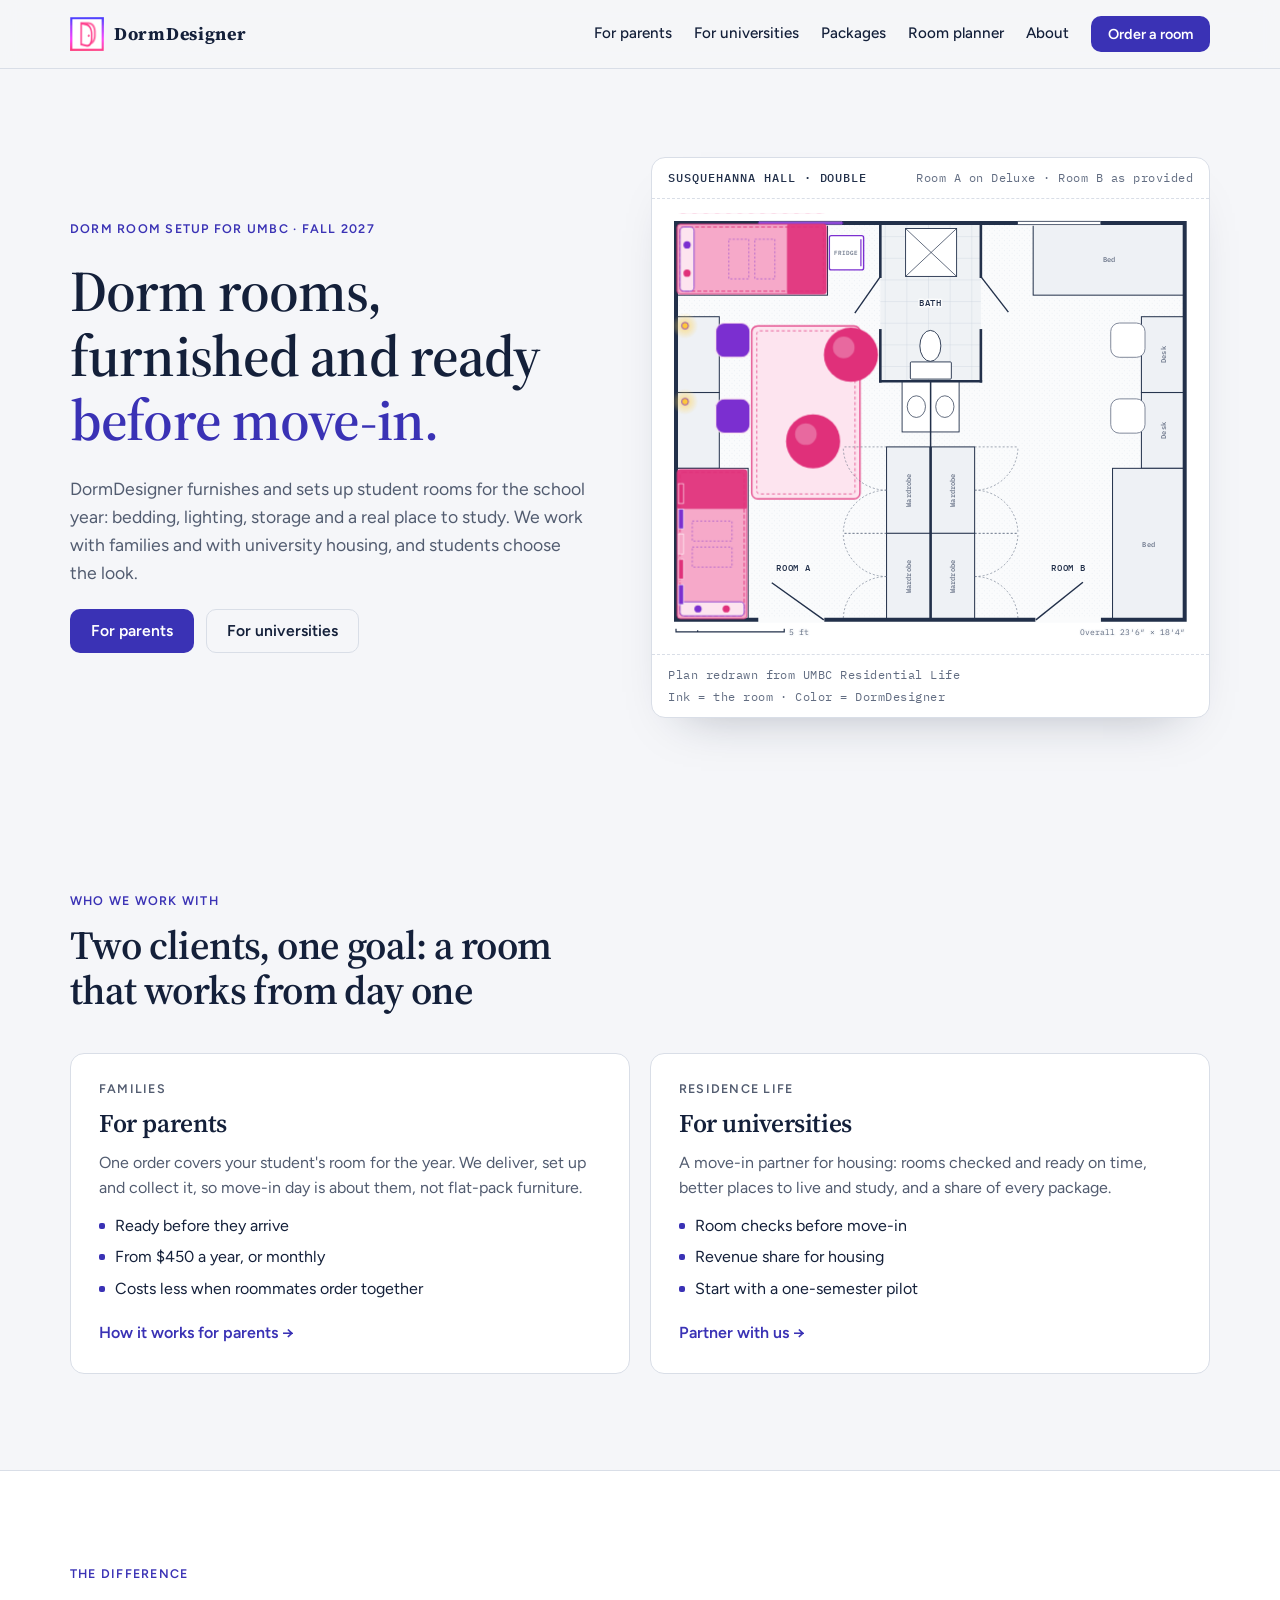
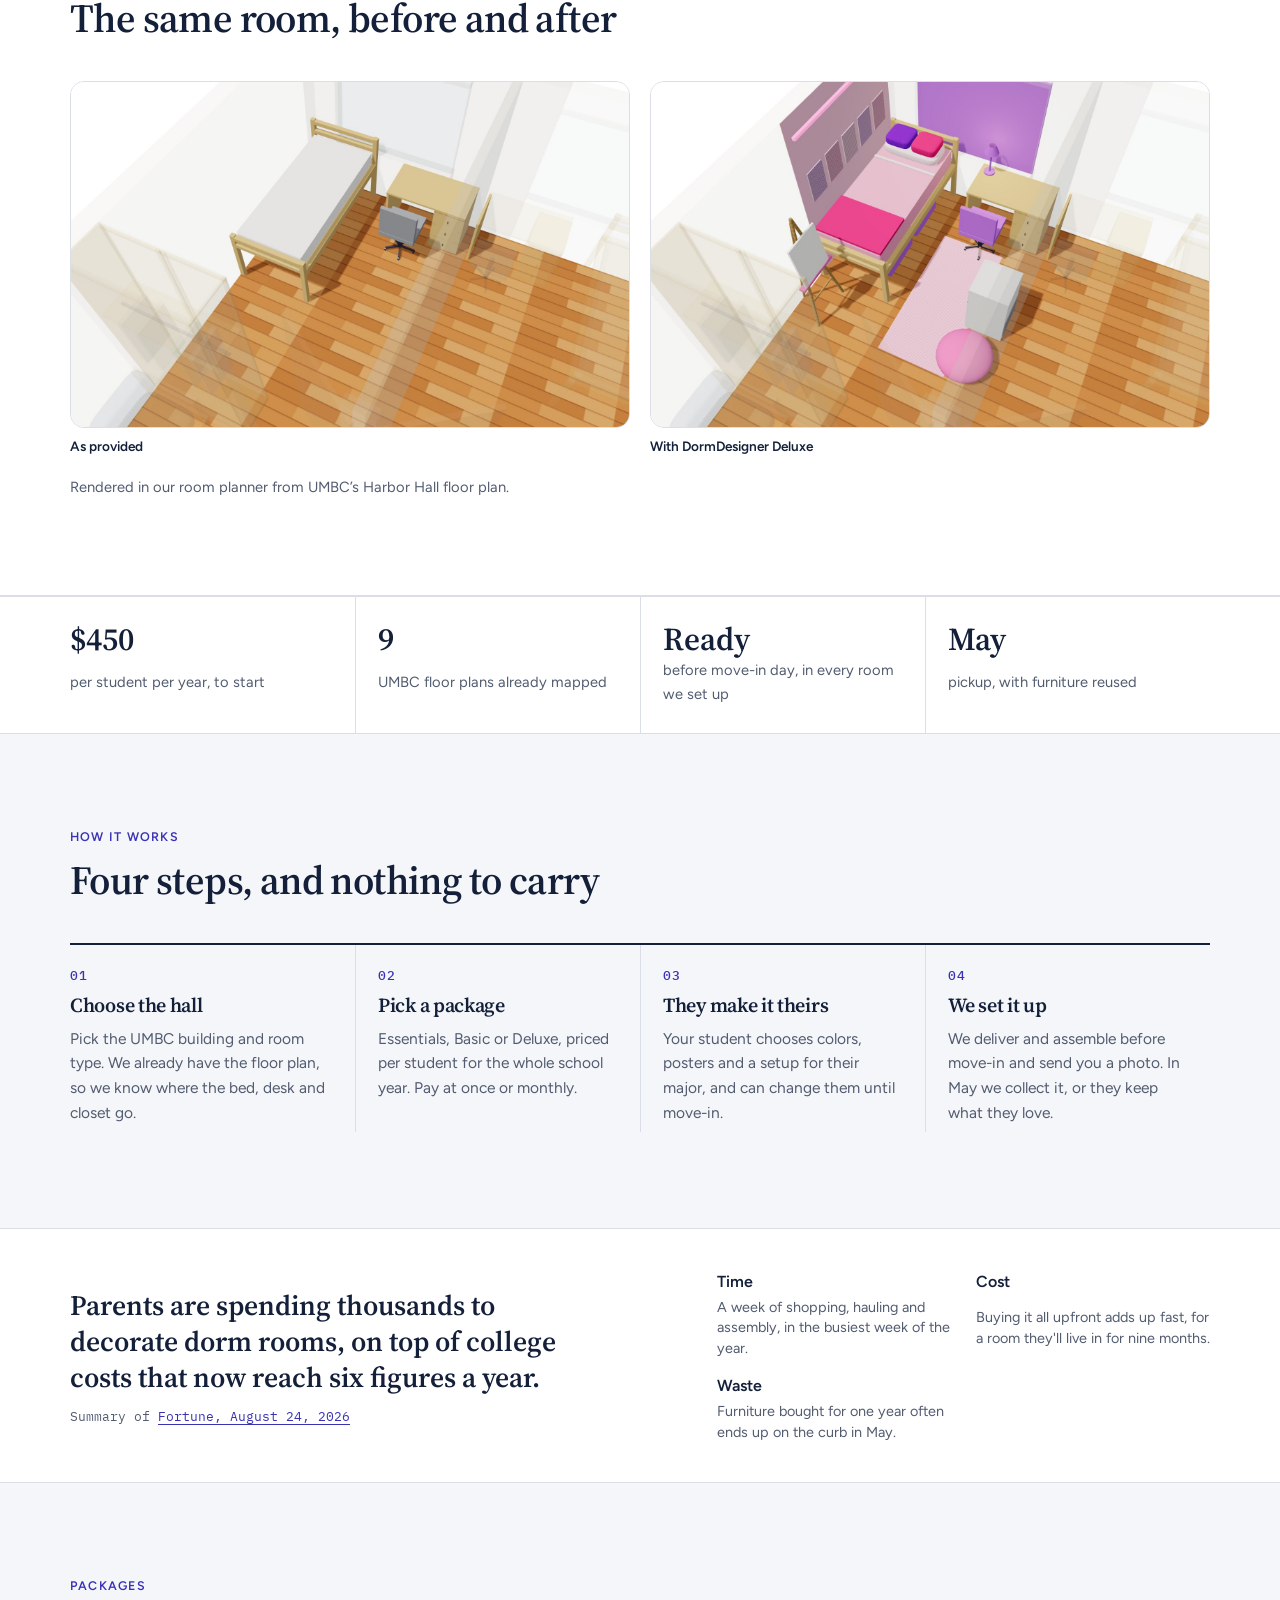
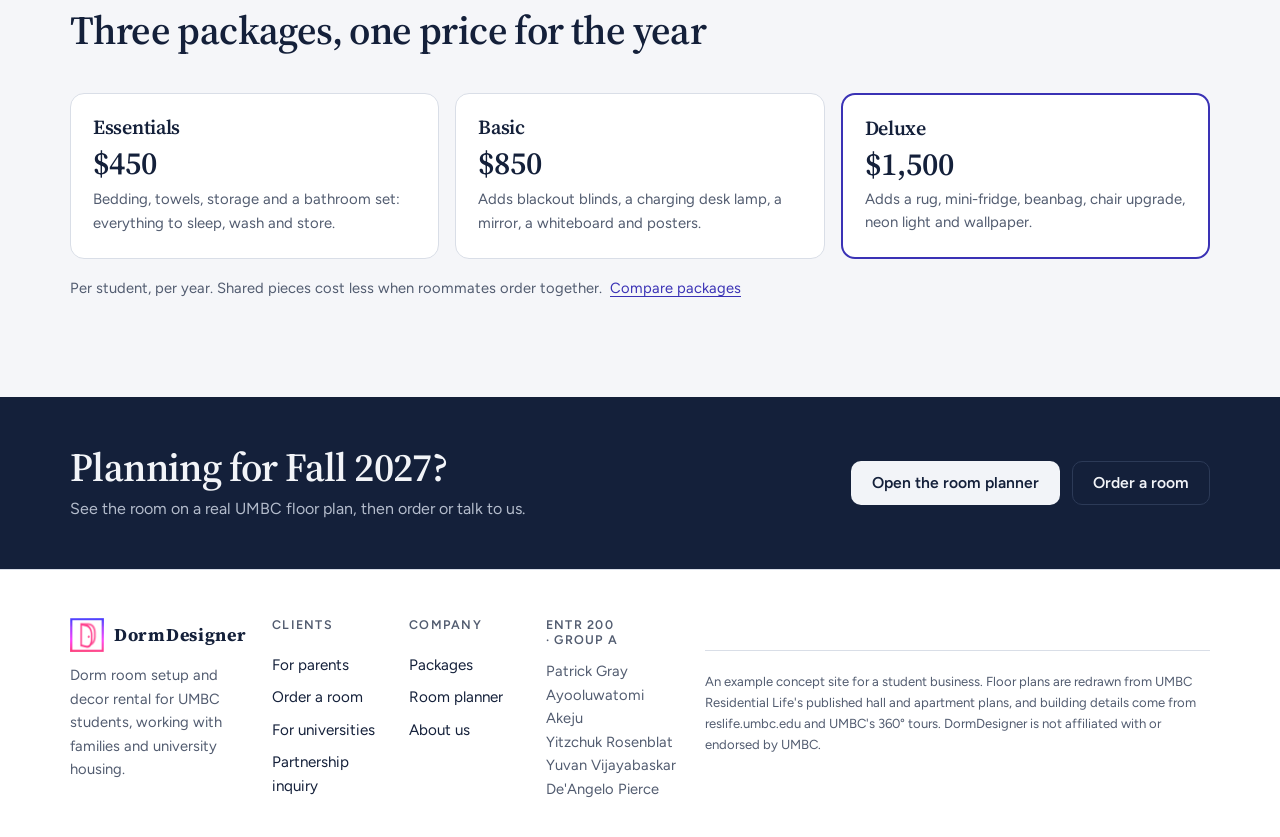
<file: index.html>
<!doctype html>
<html lang="en">
<head>
<meta charset="utf-8">
<meta name="viewport" content="width=device-width, initial-scale=1, viewport-fit=cover">
<title>DormDesigner</title>
<meta name="description" content="Dorm rooms furnished and set up before move-in, for UMBC families and university housing.">
<link rel="icon" type="image/png" href="assets/mark.png">
<link rel="preconnect" href="https://fonts.googleapis.com">
<link rel="preconnect" href="https://fonts.gstatic.com" crossorigin>
<link rel="stylesheet" href="https://fonts.googleapis.com/css2?family=Source+Serif+4:opsz,wght@8..60,600;8..60,700&family=Figtree:wght@400;500;600;700&family=IBM+Plex+Mono:wght@400;500&display=swap">
<link rel="stylesheet" href="assets/site.css">
</head>
<body data-page="home">
<a class="skip" href="#content">Skip to content</a>
<svg width="0" height="0" style="position:absolute" aria-hidden="true">
  <symbol id="i-sleep" viewBox="0 0 24 24"><path d="M3 18V8M3 14h18v4M21 14v-2a3 3 0 0 0-3-3h-7v5"/><circle cx="7" cy="11" r="1.6"/></symbol>
  <symbol id="i-desk" viewBox="0 0 24 24"><path d="M3 20h18M5 20V10h14v10M9 10l2-5 4 1"/><path d="M14 4.5l2.5 2"/></symbol>
  <symbol id="i-truck" viewBox="0 0 24 24"><path d="M2 6h12v10H2zM14 9h4l3 3v4h-7"/><circle cx="6" cy="17.5" r="1.8"/><circle cx="17" cy="17.5" r="1.8"/></symbol>
  <symbol id="i-photo" viewBox="0 0 24 24"><path d="M3 7h4l2-2.5h6L17 7h4v12H3z"/><circle cx="12" cy="13" r="3.5"/></symbol>
  <symbol id="i-shield" viewBox="0 0 24 24"><path d="M12 3l8 3v6c0 4.5-3.3 8-8 9-4.7-1-8-4.5-8-9V6z"/><path d="M8.5 12l2.5 2.5 4.5-5"/></symbol>
  <symbol id="i-price" viewBox="0 0 24 24"><path d="M5 3h14v18l-3-2-2 2-2-2-2 2-2-2-3 2z"/><path d="M9 8h6M9 12h6M9 16h3"/></symbol>
  <symbol id="i-check" viewBox="0 0 24 24"><path d="M4 4h16v16H4z"/><path d="M8 12l3 3 5-6"/></symbol>
  <symbol id="i-share" viewBox="0 0 24 24"><path d="M12 3v18M17 7H9.5a3 3 0 0 0 0 6h5a3 3 0 0 1 0 6H6"/></symbol>
  <symbol id="i-grad" viewBox="0 0 24 24"><path d="M2 9l10-5 10 5-10 5z"/><path d="M6 11v5c3 2.5 9 2.5 12 0v-5M22 9v6"/></symbol>
  <symbol id="i-access" viewBox="0 0 24 24"><circle cx="12" cy="4.5" r="1.8"/><path d="M5 8.5l7 1.5 7-1.5M12 10v5l-3 6M12 15l3 6"/></symbol>
  <symbol id="i-calendar" viewBox="0 0 24 24"><path d="M3 5h18v16H3zM3 10h18M8 3v4M16 3v4"/><path d="M7.5 14h3v3h-3z"/></symbol>
  <symbol id="i-recycle" viewBox="0 0 24 24"><path d="M7 19H4l3.5-6M17 19h3l-3.5-6M9 5l3-2 3 2M12 3v7M5 13l2-3 3 1.5M19 13l-2-3-3 1.5M8 19h8"/></symbol>
</svg>
<header class="top">
  <div class="wrap">
    <a class="brand" href="index.html" aria-label="DormDesigner home">
      <img class="mark" src="assets/mark.png" alt="" width="34" height="34">
      <span class="wordmark">DormDesigner</span>
    </a>
    <button class="menu-btn" type="button" aria-expanded="false" aria-controls="siteNav"><span class="sr-only">Menu</span><svg viewBox="0 0 24 24" aria-hidden="true"><path d="M4 7h16M4 12h16M4 17h16"/></svg></button>
    <nav class="nav" id="siteNav" aria-label="Main">
      <a href="parents.html">For parents</a>
      <a href="universities.html">For universities</a>
      <a href="packages.html">Packages</a>
      <a href="planner.html">Room planner</a>
      <a href="about.html">About</a>
      <a class="btn btn-primary btn-sm nav-cta" href="parents.html#reserve">Order a room</a>
    </nav>
  </div>
</header>
<main id="content">
  <section class="hero">
    <div class="wrap">
      <div class="hero-copy">
        <p class="eyebrow">Dorm room setup for UMBC · Fall 2027</p>
        <h1>Dorm rooms, furnished and ready <em>before move-in.</em></h1>
        <p class="lede">DormDesigner furnishes and sets up student rooms for the school year: bedding, lighting, storage and a real place to study. We work with families and with university housing, and students choose the look.</p>
        <div class="ctas">
          <a class="btn btn-primary" href="parents.html">For parents</a>
          <a class="btn btn-ghost" href="universities.html">For universities</a>
        </div>
      </div>
      <figure class="sheet" style="margin:0">
        <div class="sheet-head"><strong>Susquehanna Hall · Double</strong><span>Room A on Deluxe · Room B as provided</span></div>
        <svg class="plan" id="heroPlan" role="img" aria-label="Floor plan of a Susquehanna Hall suite. Room A has both roommates on the Deluxe package with colored bedding, posters, neon lights, a rug, beanbag and mini-fridge. Room B is shown with only the furniture the university provides."></svg>
        <figcaption class="sheet-foot"><span>Plan redrawn from UMBC Residential Life</span><span>Ink = the room · Color = DormDesigner</span></figcaption>
      </figure>
    </div>
  </section>
  <section class="section">
    <div class="wrap">
      <div class="section-head">
        <p class="eyebrow">Who we work with</p>
        <h2>Two clients, one goal: a room that works from day one</h2>
      </div>
      <div class="clients">
        <a class="client" href="parents.html">
          <p class="eyebrow">Families</p>
          <h3>For parents</h3>
          <p>One order covers your student's room for the year. We deliver, set up and collect it, so move-in day is about them, not flat-pack furniture.</p>
          <ul><li>Ready before they arrive</li><li>From $450 a year, or monthly</li><li>Costs less when roommates order together</li></ul>
          <span class="more">How it works for parents</span>
        </a>
        <a class="client" href="universities.html">
          <p class="eyebrow">Residence life</p>
          <h3>For universities</h3>
          <p>A move-in partner for housing: rooms checked and ready on time, better places to live and study, and a share of every package.</p>
          <ul><li>Room checks before move-in</li><li>Revenue share for housing</li><li>Start with a one-semester pilot</li></ul>
          <span class="more">Partner with us</span>
        </a>
      </div>
    </div>
  </section>
  <section class="section alt">
    <div class="wrap">
      <div class="section-head">
        <p class="eyebrow">The difference</p>
        <h2>The same room, before and after</h2>
      </div>
<div class="before-after"><figure class="shot"><img src="assets/img/room-provided.jpg" alt="A Harbor Hall single as UMBC provides it: a bare bed, desk, chair and closet" width="1600" height="992" loading="lazy"><figcaption>As provided</figcaption></figure><figure class="shot"><img src="assets/img/room-deluxe.jpg" alt="The same room set up by DormDesigner on the Deluxe package" width="1600" height="992" loading="lazy"><figcaption>With DormDesigner Deluxe</figcaption></figure></div>
      <p class="tiers-note">Rendered in our room planner from UMBC’s Harbor Hall floor plan.</p>
    </div>
  </section>
  <section class="stats" aria-label="At a glance">
    <div class="wrap">
      <div><b>$450</b><span>per student per year, to start</span></div>
      <div><b>9</b><span>UMBC floor plans already mapped</span></div>
      <div><b>Ready</b><span>before move-in day, in every room we set up</span></div>
      <div><b>May</b><span>pickup, with furniture reused</span></div>
    </div>
  </section>
  <section class="section" id="how">
    <div class="wrap">
      <div class="section-head">
        <p class="eyebrow">How it works</p>
        <h2>Four steps, and nothing to carry</h2>
      </div>
      <div class="steps">
        <div class="step"><h3>Choose the hall</h3><p>Pick the UMBC building and room type. We already have the floor plan, so we know where the bed, desk and closet go.</p></div>
        <div class="step"><h3>Pick a package</h3><p>Essentials, Basic or Deluxe, priced per student for the whole school year. Pay at once or monthly.</p></div>
        <div class="step"><h3>They make it theirs</h3><p>Your student chooses colors, posters and a setup for their major, and can change them until move-in.</p></div>
        <div class="step"><h3>We set it up</h3><p>We deliver and assemble before move-in and send you a photo. In May we collect it, or they keep what they love.</p></div>
      </div>
    </div>
  </section>
  <section class="band" aria-label="The problem">
    <div class="wrap">
      <div>
        <blockquote>Parents are spending thousands to decorate dorm rooms, on top of college costs that now reach six figures a year.</blockquote>
        <p class="src">Summary of <a href="https://fortune.com/2026/08/24/college-dorm-decor-parents-spending-six-figure-tuition/" target="_blank" rel="noopener">Fortune, August 24, 2026</a></p>
      </div>
      <div class="pains">
        <div><b>Time</b><span>A week of shopping, hauling and assembly, in the busiest week of the year.</span></div>
        <div><b>Cost</b><span>Buying it all upfront adds up fast, for a room they'll live in for nine months.</span></div>
        <div><b>Waste</b><span>Furniture bought for one year often ends up on the curb in May.</span></div>
      </div>
    </div>
  </section>
  <section class="section">
    <div class="wrap">
      <div class="section-head">
        <p class="eyebrow">Packages</p>
        <h2>Three packages, one price for the year</h2>
      </div>
      <div class="tier-mini">
        <a href="packages.html" data-pick="essentials"><h3>Essentials</h3><b>$450</b><span>Bedding, towels, storage and a bathroom set: everything to sleep, wash and store.</span></a>
        <a href="packages.html" data-pick="basic"><h3>Basic</h3><b>$850</b><span>Adds blackout blinds, a charging desk lamp, a mirror, a whiteboard and posters.</span></a>
        <a href="packages.html" data-pick="deluxe" class="is-featured"><h3>Deluxe</h3><b>$1,500</b><span>Adds a rug, mini-fridge, beanbag, chair upgrade, neon light and wallpaper.</span></a>
      </div>
      <p class="tiers-note">Per student, per year. Shared pieces cost less when roommates order together. <a href="packages.html">Compare packages</a></p>
    </div>
  </section>
  <section class="cta-band">
    <div class="wrap">
      <div><h2>Planning for Fall 2027?</h2><p>See the room on a real UMBC floor plan, then order or talk to us.</p></div>
      <div class="ctas"><a class="btn btn-light" href="planner.html">Open the room planner</a><a class="btn btn-outline-light" href="parents.html#reserve">Order a room</a></div>
    </div>
  </section>
</main>
<footer class="site-foot">
  <div class="wrap">
    <div class="foot-grid">
      <div class="foot-brand">
        <a class="brand" href="index.html" aria-label="DormDesigner home"><img class="mark" src="assets/mark.png" alt="" width="34" height="34"><span class="wordmark">DormDesigner</span></a>
        <p>Dorm room setup and decor rental for UMBC students, working with families and university housing.</p>
      </div>
      <nav aria-label="Clients"><h2>Clients</h2><a href="parents.html">For parents</a><a href="parents.html#reserve">Order a room</a><a href="universities.html">For universities</a><a href="universities.html#inquiry">Partnership inquiry</a></nav>
      <nav aria-label="Company"><h2>Company</h2><a href="packages.html">Packages</a><a href="planner.html">Room planner</a><a href="about.html">About us</a></nav>
      <div><h2>ENTR 200 · Group A</h2><p class="names">Patrick Gray<br>Ayooluwatomi Akeju<br>Yitzchuk Rosenblat<br>Yuvan Vijayabaskar<br>De'Angelo Pierce</p></div>
    </div>
    <p class="legal">An example concept site for a student business. Floor plans are redrawn from UMBC Residential Life's published hall and apartment plans, and building details come from reslife.umbc.edu and UMBC's 360° tours. DormDesigner is not affiliated with or endorsed by UMBC.</p>
  </div>
</footer>
<script src="assets/site.js"></script>
<script src="assets/planner.js"></script>
</body>
</html>
</file>
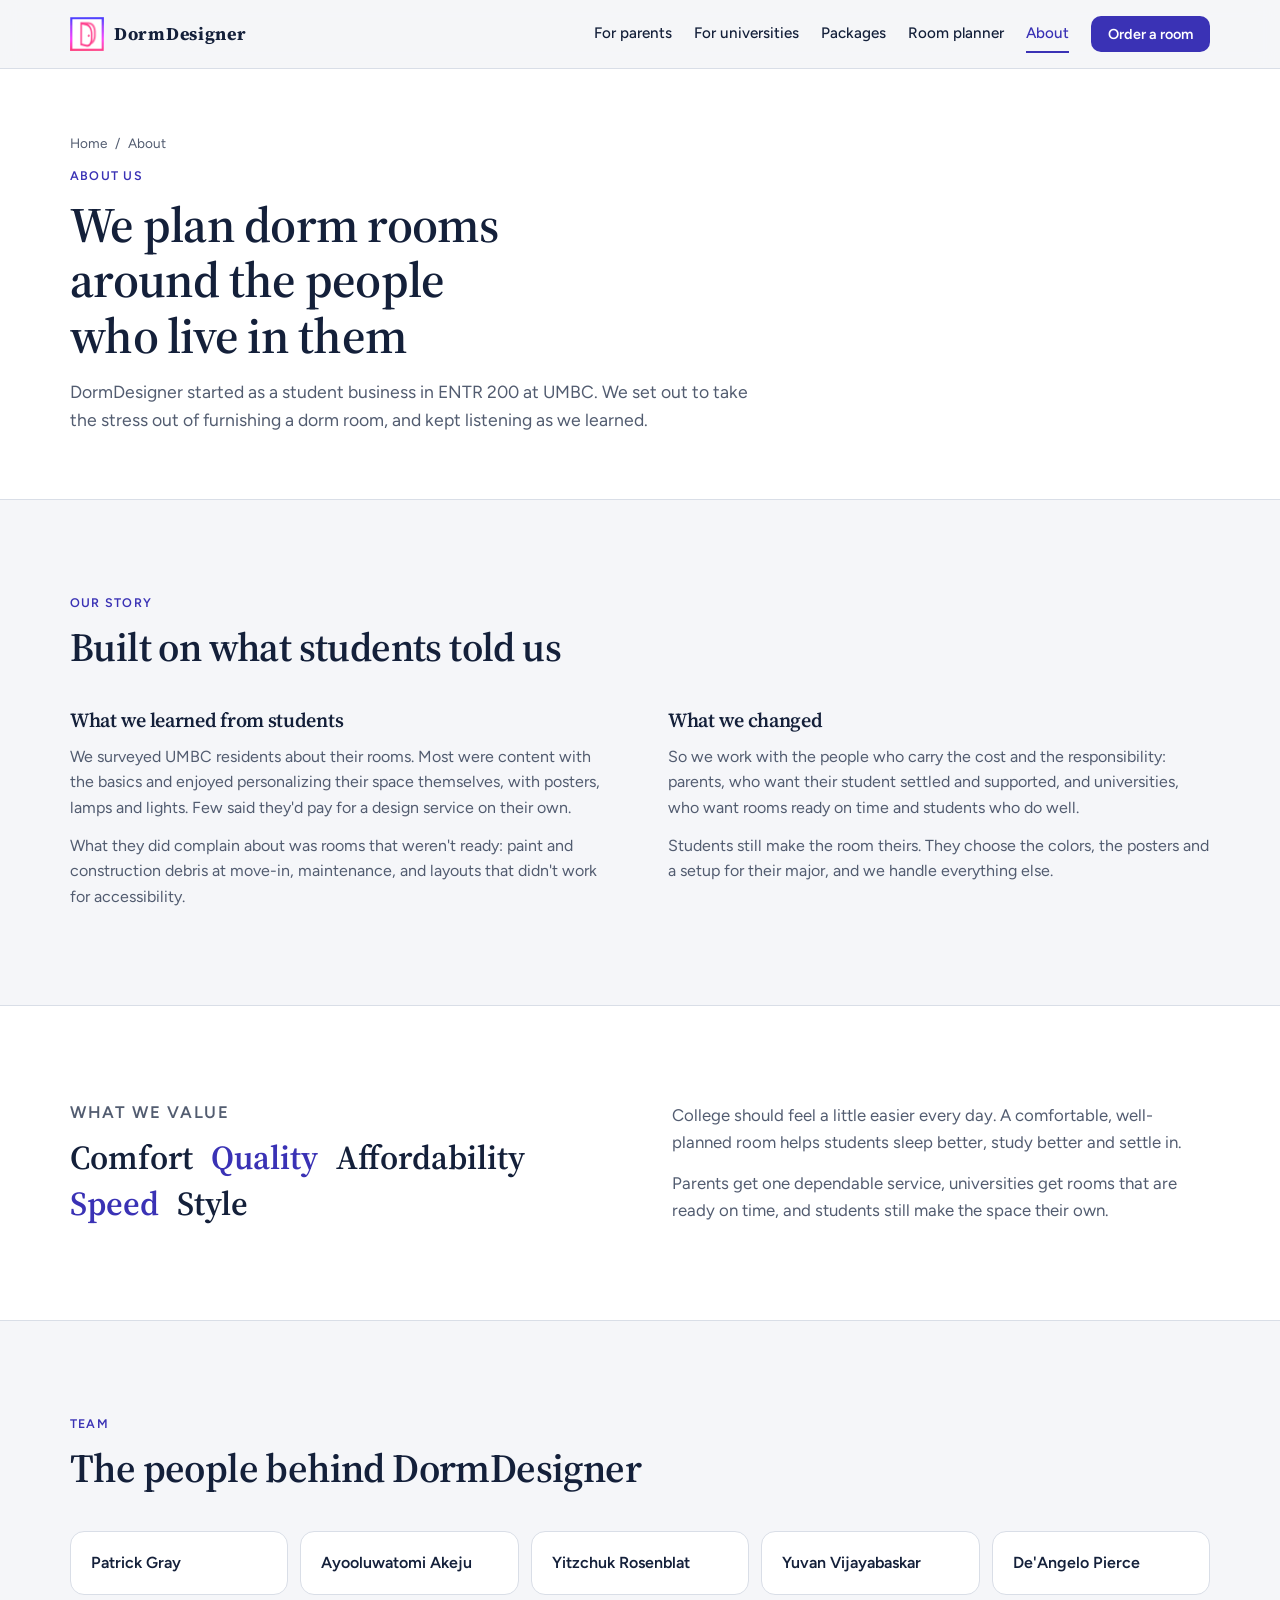
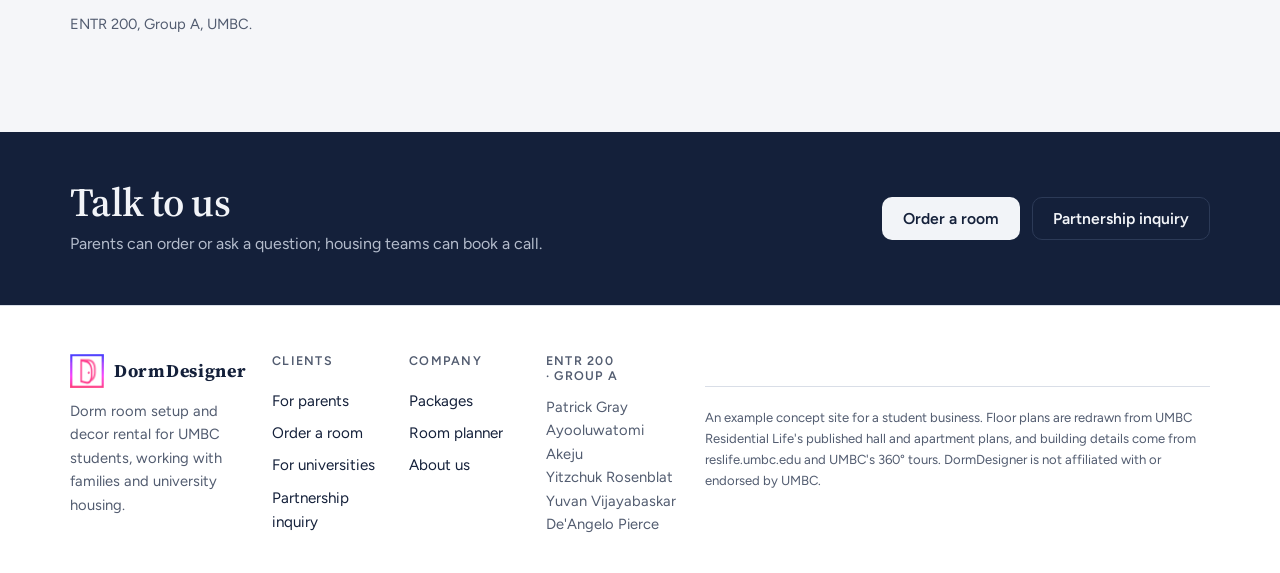
<file: about.html>
<!doctype html>
<html lang="en">
<head>
<meta charset="utf-8">
<meta name="viewport" content="width=device-width, initial-scale=1, viewport-fit=cover">
<title>About · DormDesigner</title>
<meta name="description" content="The story and team behind DormDesigner.">
<link rel="icon" type="image/png" href="assets/mark.png">
<link rel="preconnect" href="https://fonts.googleapis.com">
<link rel="preconnect" href="https://fonts.gstatic.com" crossorigin>
<link rel="stylesheet" href="https://fonts.googleapis.com/css2?family=Source+Serif+4:opsz,wght@8..60,600;8..60,700&family=Figtree:wght@400;500;600;700&family=IBM+Plex+Mono:wght@400;500&display=swap">
<link rel="stylesheet" href="assets/site.css">
</head>
<body data-page="about">
<a class="skip" href="#content">Skip to content</a>
<svg width="0" height="0" style="position:absolute" aria-hidden="true">
  <symbol id="i-sleep" viewBox="0 0 24 24"><path d="M3 18V8M3 14h18v4M21 14v-2a3 3 0 0 0-3-3h-7v5"/><circle cx="7" cy="11" r="1.6"/></symbol>
  <symbol id="i-desk" viewBox="0 0 24 24"><path d="M3 20h18M5 20V10h14v10M9 10l2-5 4 1"/><path d="M14 4.5l2.5 2"/></symbol>
  <symbol id="i-truck" viewBox="0 0 24 24"><path d="M2 6h12v10H2zM14 9h4l3 3v4h-7"/><circle cx="6" cy="17.5" r="1.8"/><circle cx="17" cy="17.5" r="1.8"/></symbol>
  <symbol id="i-photo" viewBox="0 0 24 24"><path d="M3 7h4l2-2.5h6L17 7h4v12H3z"/><circle cx="12" cy="13" r="3.5"/></symbol>
  <symbol id="i-shield" viewBox="0 0 24 24"><path d="M12 3l8 3v6c0 4.5-3.3 8-8 9-4.7-1-8-4.5-8-9V6z"/><path d="M8.5 12l2.5 2.5 4.5-5"/></symbol>
  <symbol id="i-price" viewBox="0 0 24 24"><path d="M5 3h14v18l-3-2-2 2-2-2-2 2-2-2-3 2z"/><path d="M9 8h6M9 12h6M9 16h3"/></symbol>
  <symbol id="i-check" viewBox="0 0 24 24"><path d="M4 4h16v16H4z"/><path d="M8 12l3 3 5-6"/></symbol>
  <symbol id="i-share" viewBox="0 0 24 24"><path d="M12 3v18M17 7H9.5a3 3 0 0 0 0 6h5a3 3 0 0 1 0 6H6"/></symbol>
  <symbol id="i-grad" viewBox="0 0 24 24"><path d="M2 9l10-5 10 5-10 5z"/><path d="M6 11v5c3 2.5 9 2.5 12 0v-5M22 9v6"/></symbol>
  <symbol id="i-access" viewBox="0 0 24 24"><circle cx="12" cy="4.5" r="1.8"/><path d="M5 8.5l7 1.5 7-1.5M12 10v5l-3 6M12 15l3 6"/></symbol>
  <symbol id="i-calendar" viewBox="0 0 24 24"><path d="M3 5h18v16H3zM3 10h18M8 3v4M16 3v4"/><path d="M7.5 14h3v3h-3z"/></symbol>
  <symbol id="i-recycle" viewBox="0 0 24 24"><path d="M7 19H4l3.5-6M17 19h3l-3.5-6M9 5l3-2 3 2M12 3v7M5 13l2-3 3 1.5M19 13l-2-3-3 1.5M8 19h8"/></symbol>
</svg>
<header class="top">
  <div class="wrap">
    <a class="brand" href="index.html" aria-label="DormDesigner home">
      <img class="mark" src="assets/mark.png" alt="" width="34" height="34">
      <span class="wordmark">DormDesigner</span>
    </a>
    <button class="menu-btn" type="button" aria-expanded="false" aria-controls="siteNav"><span class="sr-only">Menu</span><svg viewBox="0 0 24 24" aria-hidden="true"><path d="M4 7h16M4 12h16M4 17h16"/></svg></button>
    <nav class="nav" id="siteNav" aria-label="Main">
      <a href="parents.html">For parents</a>
      <a href="universities.html">For universities</a>
      <a href="packages.html">Packages</a>
      <a href="planner.html">Room planner</a>
      <a href="about.html" aria-current="page">About</a>
      <a class="btn btn-primary btn-sm nav-cta" href="parents.html#reserve">Order a room</a>
    </nav>
  </div>
</header>
<main id="content">
  <section class="page-head">
    <div class="wrap">
      <nav class="crumbs" aria-label="Breadcrumb"><a href="index.html">Home</a><span aria-hidden="true">/</span><span aria-current="page">About</span></nav>
      <p class="eyebrow">About us</p>
      <h1>We plan dorm rooms around the people who live in them</h1>
      <p class="lede">DormDesigner started as a student business in ENTR 200 at UMBC. We set out to take the stress out of furnishing a dorm room, and kept listening as we learned.</p>
      
    </div>
  </section>
  <section class="section">
    <div class="wrap">
      <div class="section-head">
        <p class="eyebrow">Our story</p>
        <h2>Built on what students told us</h2>
      </div>
      <div class="story">
        <div>
          <h3>What we learned from students</h3>
          <p>We surveyed UMBC residents about their rooms. Most were content with the basics and enjoyed personalizing their space themselves, with posters, lamps and lights. Few said they'd pay for a design service on their own.</p>
          <p>What they did complain about was rooms that weren't ready: paint and construction debris at move-in, maintenance, and layouts that didn't work for accessibility.</p>
        </div>
        <div>
          <h3>What we changed</h3>
          <p>So we work with the people who carry the cost and the responsibility: parents, who want their student settled and supported, and universities, who want rooms ready on time and students who do well.</p>
          <p>Students still make the room theirs. They choose the colors, the posters and a setup for their major, and we handle everything else.</p>
        </div>
      </div>
    </div>
  </section>
  <section class="section alt">
    <div class="wrap">
      <div class="manifesto" style="margin-top:0">
        <div>
          <p class="eyebrow" style="margin-bottom:14px">What we value</p>
          <div class="values"><span>Comfort</span><span>Quality</span><span>Affordability</span><span>Speed</span><span>Style</span></div>
        </div>
        <div>
          <p>College should feel a little easier every day. A comfortable, well-planned room helps students sleep better, study better and settle in.</p>
          <p>Parents get one dependable service, universities get rooms that are ready on time, and students still make the space their own.</p>
        </div>
      </div>
    </div>
  </section>
  <section class="section">
    <div class="wrap">
      <div class="section-head">
        <p class="eyebrow">Team</p>
        <h2>The people behind DormDesigner</h2>
      </div>
      <ul class="team-grid">
        <li><b>Patrick Gray</b></li>
        <li><b>Ayooluwatomi Akeju</b></li>
        <li><b>Yitzchuk Rosenblat</b></li>
        <li><b>Yuvan Vijayabaskar</b></li>
        <li><b>De'Angelo Pierce</b></li>
      </ul>
      <p class="tiers-note">ENTR 200, Group A, UMBC.</p>
    </div>
  </section>
  <section class="cta-band">
    <div class="wrap">
      <div><h2>Talk to us</h2><p>Parents can order or ask a question; housing teams can book a call.</p></div>
      <div class="ctas"><a class="btn btn-light" href="parents.html#reserve">Order a room</a><a class="btn btn-outline-light" href="universities.html#inquiry">Partnership inquiry</a></div>
    </div>
  </section>
</main>
<footer class="site-foot">
  <div class="wrap">
    <div class="foot-grid">
      <div class="foot-brand">
        <a class="brand" href="index.html" aria-label="DormDesigner home"><img class="mark" src="assets/mark.png" alt="" width="34" height="34"><span class="wordmark">DormDesigner</span></a>
        <p>Dorm room setup and decor rental for UMBC students, working with families and university housing.</p>
      </div>
      <nav aria-label="Clients"><h2>Clients</h2><a href="parents.html">For parents</a><a href="parents.html#reserve">Order a room</a><a href="universities.html">For universities</a><a href="universities.html#inquiry">Partnership inquiry</a></nav>
      <nav aria-label="Company"><h2>Company</h2><a href="packages.html">Packages</a><a href="planner.html">Room planner</a><a href="about.html">About us</a></nav>
      <div><h2>ENTR 200 · Group A</h2><p class="names">Patrick Gray<br>Ayooluwatomi Akeju<br>Yitzchuk Rosenblat<br>Yuvan Vijayabaskar<br>De'Angelo Pierce</p></div>
    </div>
    <p class="legal">An example concept site for a student business. Floor plans are redrawn from UMBC Residential Life's published hall and apartment plans, and building details come from reslife.umbc.edu and UMBC's 360° tours. DormDesigner is not affiliated with or endorsed by UMBC.</p>
  </div>
</footer>
<script src="assets/site.js"></script>
</body>
</html>
</file>
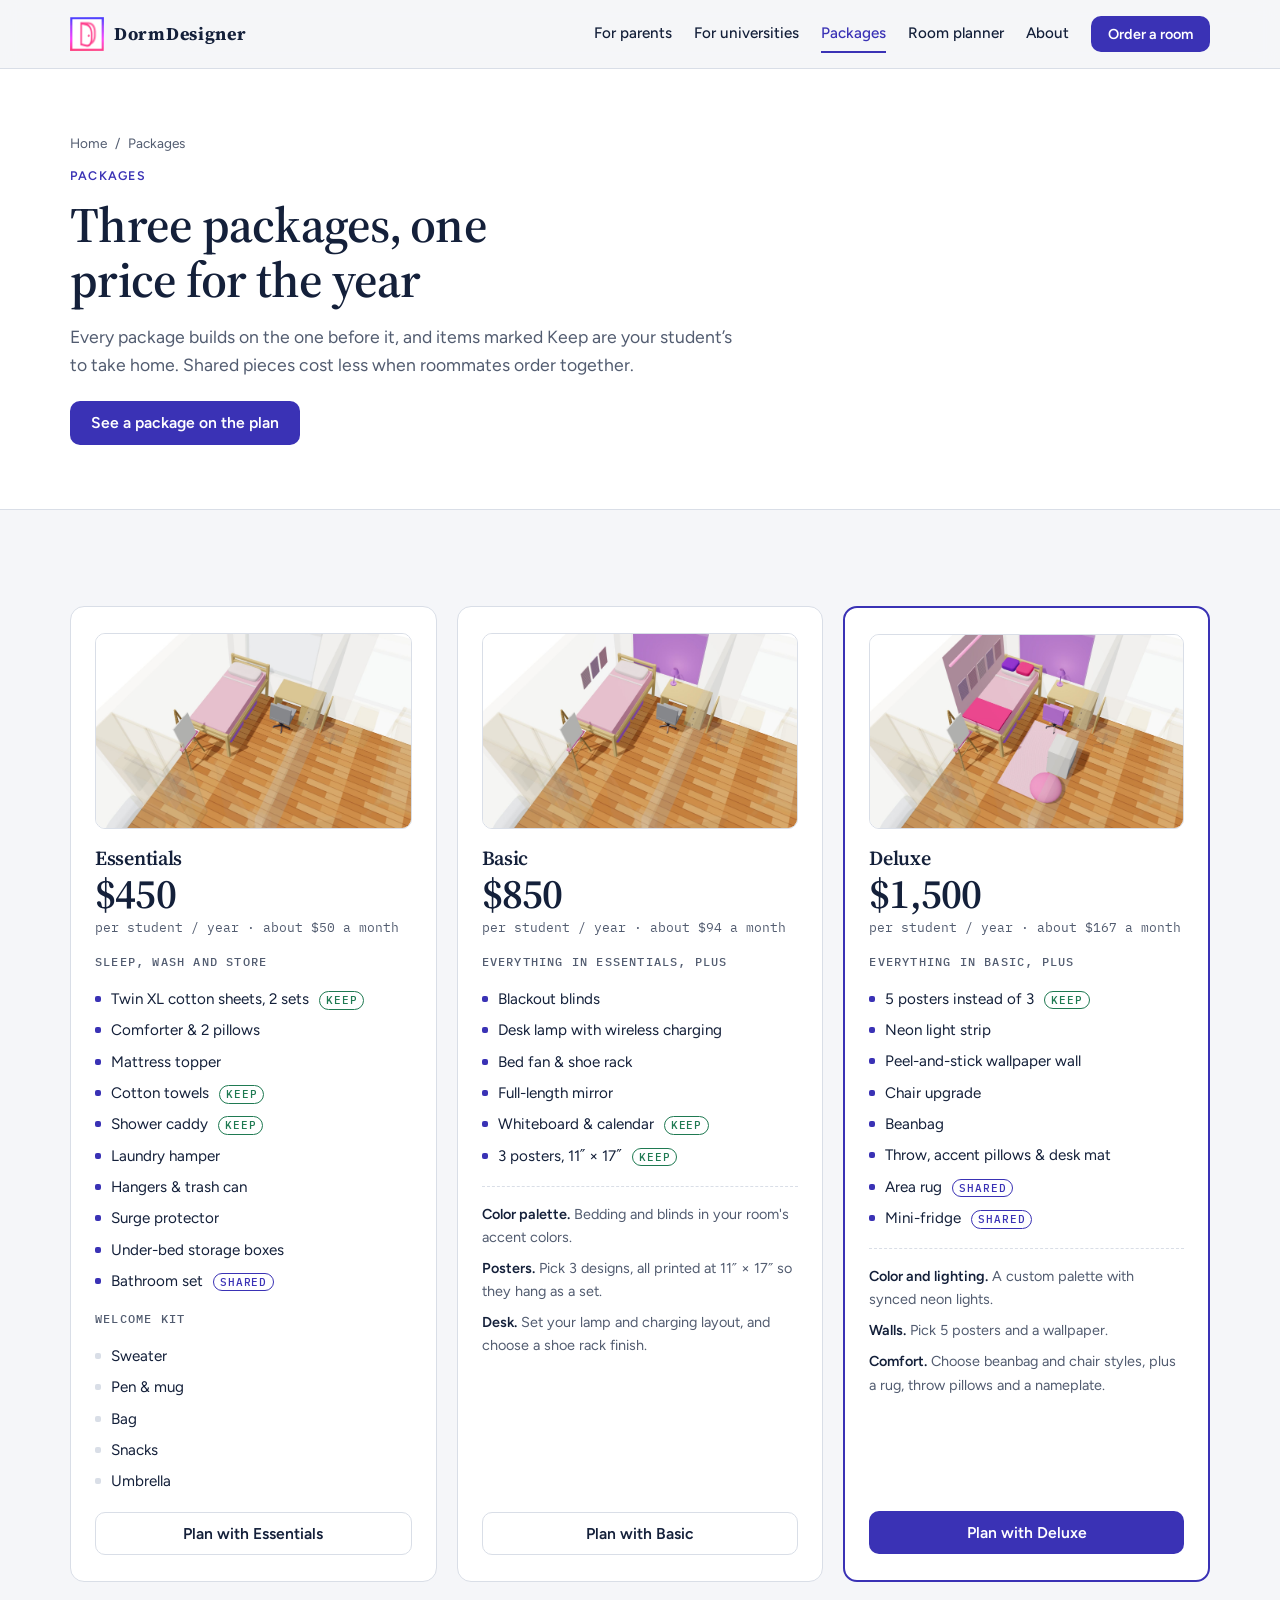
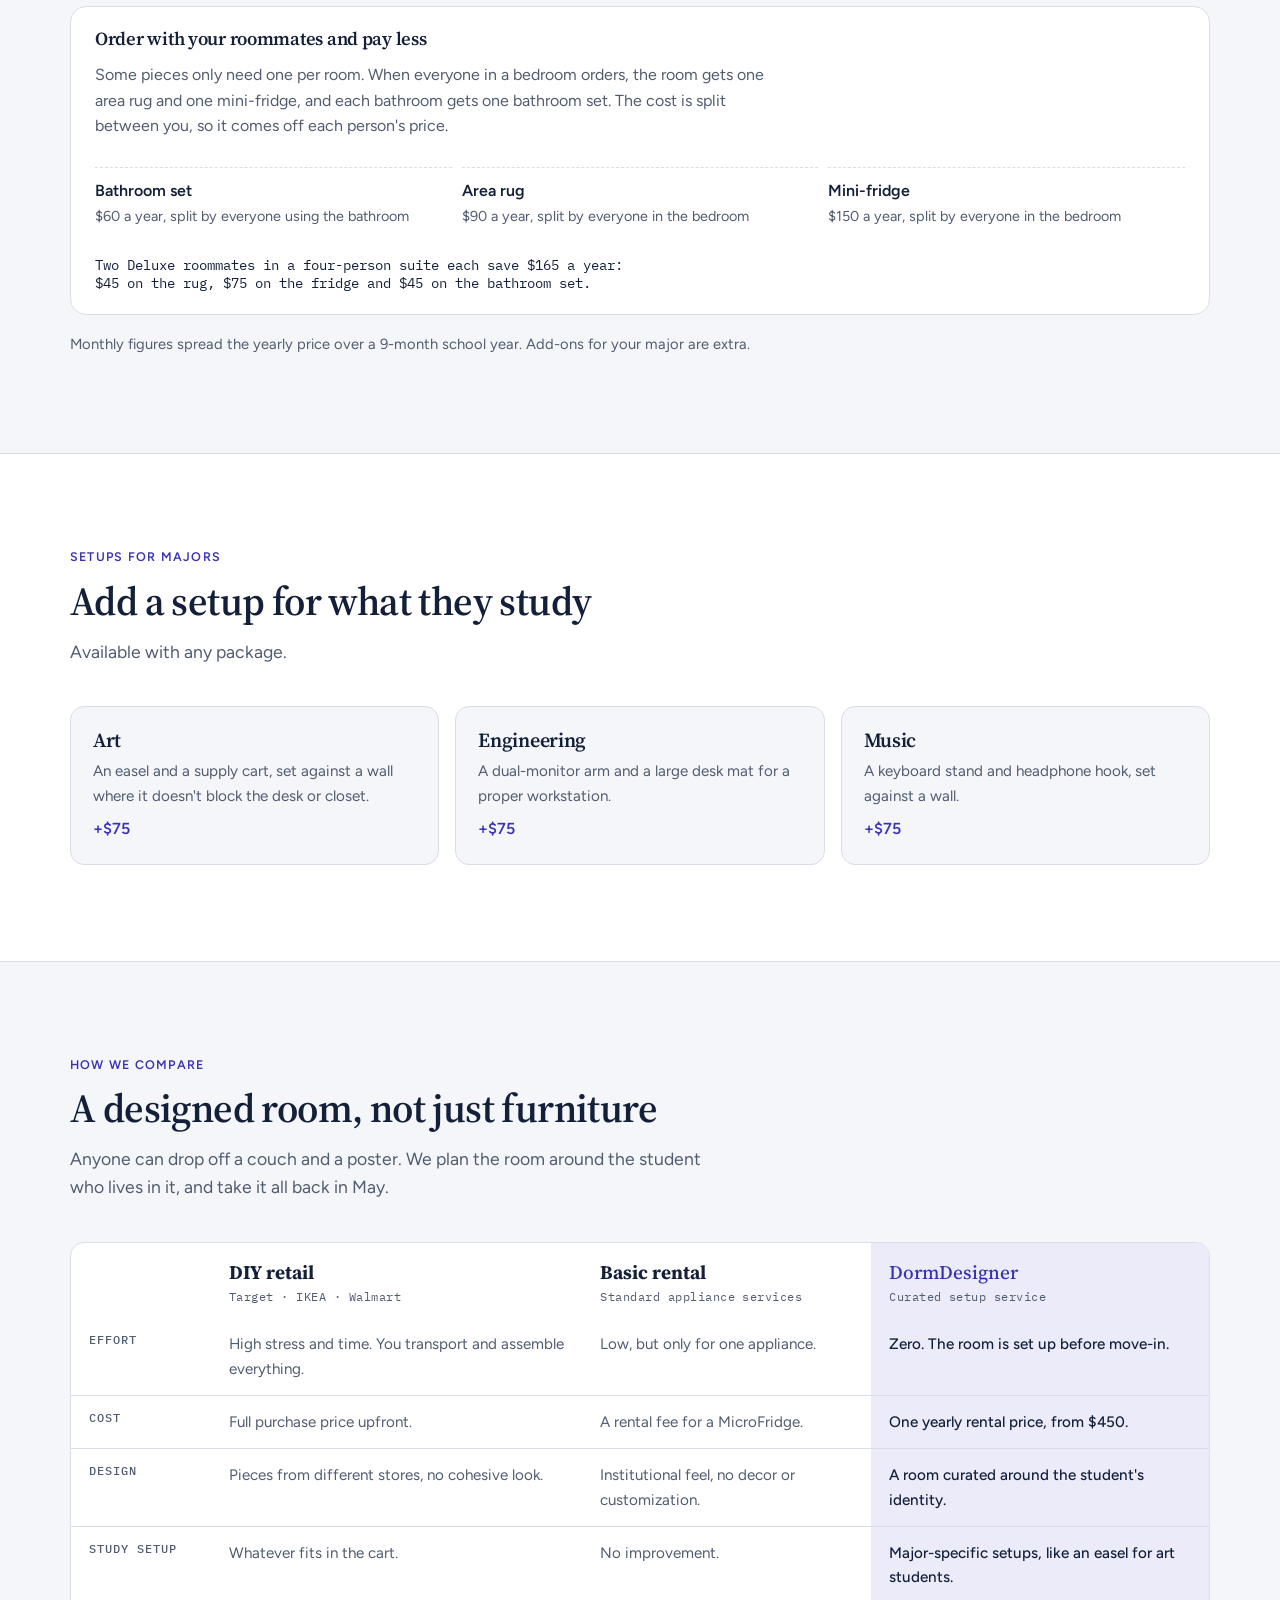
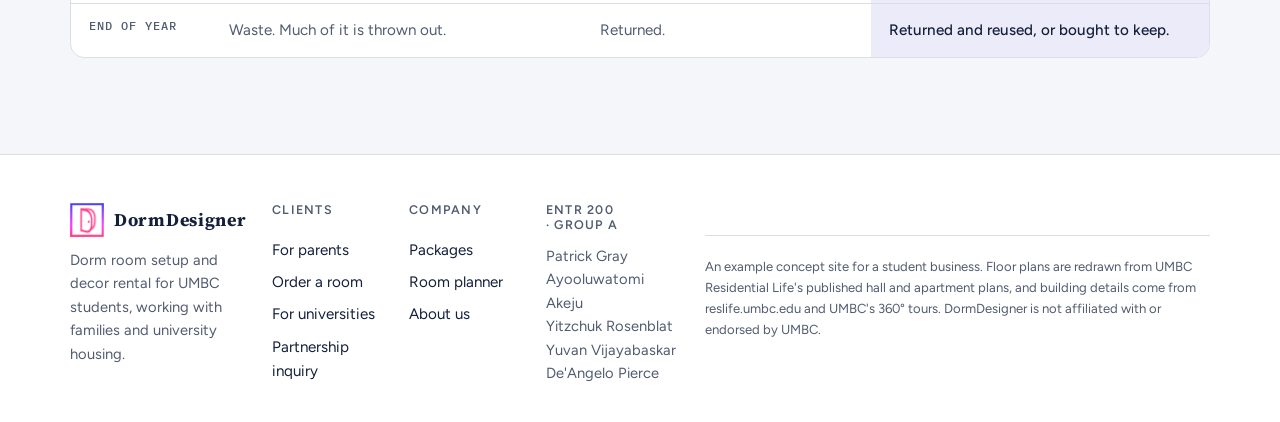
<file: packages.html>
<!doctype html>
<html lang="en">
<head>
<meta charset="utf-8">
<meta name="viewport" content="width=device-width, initial-scale=1, viewport-fit=cover">
<title>Packages · DormDesigner</title>
<meta name="description" content="Essentials, Basic and Deluxe dorm room packages, priced per student for the year.">
<link rel="icon" type="image/png" href="assets/mark.png">
<link rel="preconnect" href="https://fonts.googleapis.com">
<link rel="preconnect" href="https://fonts.gstatic.com" crossorigin>
<link rel="stylesheet" href="https://fonts.googleapis.com/css2?family=Source+Serif+4:opsz,wght@8..60,600;8..60,700&family=Figtree:wght@400;500;600;700&family=IBM+Plex+Mono:wght@400;500&display=swap">
<link rel="stylesheet" href="assets/site.css">
</head>
<body data-page="packages">
<a class="skip" href="#content">Skip to content</a>
<svg width="0" height="0" style="position:absolute" aria-hidden="true">
  <symbol id="i-sleep" viewBox="0 0 24 24"><path d="M3 18V8M3 14h18v4M21 14v-2a3 3 0 0 0-3-3h-7v5"/><circle cx="7" cy="11" r="1.6"/></symbol>
  <symbol id="i-desk" viewBox="0 0 24 24"><path d="M3 20h18M5 20V10h14v10M9 10l2-5 4 1"/><path d="M14 4.5l2.5 2"/></symbol>
  <symbol id="i-truck" viewBox="0 0 24 24"><path d="M2 6h12v10H2zM14 9h4l3 3v4h-7"/><circle cx="6" cy="17.5" r="1.8"/><circle cx="17" cy="17.5" r="1.8"/></symbol>
  <symbol id="i-photo" viewBox="0 0 24 24"><path d="M3 7h4l2-2.5h6L17 7h4v12H3z"/><circle cx="12" cy="13" r="3.5"/></symbol>
  <symbol id="i-shield" viewBox="0 0 24 24"><path d="M12 3l8 3v6c0 4.5-3.3 8-8 9-4.7-1-8-4.5-8-9V6z"/><path d="M8.5 12l2.5 2.5 4.5-5"/></symbol>
  <symbol id="i-price" viewBox="0 0 24 24"><path d="M5 3h14v18l-3-2-2 2-2-2-2 2-2-2-3 2z"/><path d="M9 8h6M9 12h6M9 16h3"/></symbol>
  <symbol id="i-check" viewBox="0 0 24 24"><path d="M4 4h16v16H4z"/><path d="M8 12l3 3 5-6"/></symbol>
  <symbol id="i-share" viewBox="0 0 24 24"><path d="M12 3v18M17 7H9.5a3 3 0 0 0 0 6h5a3 3 0 0 1 0 6H6"/></symbol>
  <symbol id="i-grad" viewBox="0 0 24 24"><path d="M2 9l10-5 10 5-10 5z"/><path d="M6 11v5c3 2.5 9 2.5 12 0v-5M22 9v6"/></symbol>
  <symbol id="i-access" viewBox="0 0 24 24"><circle cx="12" cy="4.5" r="1.8"/><path d="M5 8.5l7 1.5 7-1.5M12 10v5l-3 6M12 15l3 6"/></symbol>
  <symbol id="i-calendar" viewBox="0 0 24 24"><path d="M3 5h18v16H3zM3 10h18M8 3v4M16 3v4"/><path d="M7.5 14h3v3h-3z"/></symbol>
  <symbol id="i-recycle" viewBox="0 0 24 24"><path d="M7 19H4l3.5-6M17 19h3l-3.5-6M9 5l3-2 3 2M12 3v7M5 13l2-3 3 1.5M19 13l-2-3-3 1.5M8 19h8"/></symbol>
</svg>
<header class="top">
  <div class="wrap">
    <a class="brand" href="index.html" aria-label="DormDesigner home">
      <img class="mark" src="assets/mark.png" alt="" width="34" height="34">
      <span class="wordmark">DormDesigner</span>
    </a>
    <button class="menu-btn" type="button" aria-expanded="false" aria-controls="siteNav"><span class="sr-only">Menu</span><svg viewBox="0 0 24 24" aria-hidden="true"><path d="M4 7h16M4 12h16M4 17h16"/></svg></button>
    <nav class="nav" id="siteNav" aria-label="Main">
      <a href="parents.html">For parents</a>
      <a href="universities.html">For universities</a>
      <a href="packages.html" aria-current="page">Packages</a>
      <a href="planner.html">Room planner</a>
      <a href="about.html">About</a>
      <a class="btn btn-primary btn-sm nav-cta" href="parents.html#reserve">Order a room</a>
    </nav>
  </div>
</header>
<main id="content">
  <section class="page-head">
    <div class="wrap">
      <nav class="crumbs" aria-label="Breadcrumb"><a href="index.html">Home</a><span aria-hidden="true">/</span><span aria-current="page">Packages</span></nav>
      <p class="eyebrow">Packages</p>
      <h1>Three packages, one price for the year</h1>
      <p class="lede">Every package builds on the one before it, and items marked Keep are your student’s to take home. Shared pieces cost less when roommates order together.</p>
      <div class="ctas"><a class="btn btn-primary" href="planner.html">See a package on the plan</a></div>
    </div>
  </section>
  <section class="section">
    <div class="wrap">
      <div class="tiers">
        <article class="tier">
          <figure class="shot"><img src="assets/img/room-essentials.jpg" alt="A Harbor Hall single room set up with the Essentials package" width="1600" height="992" loading="lazy"></figure>
          <div class="tier-head">
            <h3>Essentials</h3>
            <div class="price num">$450</div>
            <div class="per">per student / year · about $50 a month</div>
          </div>
          <div class="includes">Sleep, wash and store</div>
          <ul>
            <li>Twin XL cotton sheets, 2 sets <span class="keep">Keep</span></li>
            <li>Comforter &amp; 2 pillows</li>
            <li>Mattress topper</li>
            <li>Cotton towels <span class="keep">Keep</span></li>
            <li>Shower caddy <span class="keep">Keep</span></li>
            <li>Laundry hamper</li>
            <li>Hangers &amp; trash can</li>
            <li>Surge protector</li>
            <li>Under-bed storage boxes</li>
            <li>Bathroom set <span class="share">Shared</span></li>
          </ul>
          <div class="includes">Welcome kit</div>
          <ul class="kit">
            <li>Sweater</li><li>Pen &amp; mug</li><li>Bag</li><li>Snacks</li><li>Umbrella</li>
          </ul>
          <a class="btn btn-ghost" href="planner.html" data-pick="essentials">Plan with Essentials</a>
        </article>
        <article class="tier">
          <figure class="shot"><img src="assets/img/room-basic.jpg" alt="A Harbor Hall single room set up with the Basic package" width="1600" height="992" loading="lazy"></figure>
          <div class="tier-head">
            <h3>Basic</h3>
            <div class="price num">$850</div>
            <div class="per">per student / year · about $94 a month</div>
          </div>
          <div class="includes">Everything in Essentials, plus</div>
          <ul>
            <li>Blackout blinds</li>
            <li>Desk lamp with wireless charging</li>
            <li>Bed fan &amp; shoe rack</li>
            <li>Full-length mirror</li>
            <li>Whiteboard &amp; calendar <span class="keep">Keep</span></li>
            <li>3 posters, 11″ × 17″ <span class="keep">Keep</span></li>
          </ul>
          <div class="custom">
            <p><b>Color palette.</b> Bedding and blinds in your room's accent colors.</p>
            <p><b>Posters.</b> Pick 3 designs, all printed at 11″ × 17″ so they hang as a set.</p>
            <p><b>Desk.</b> Set your lamp and charging layout, and choose a shoe rack finish.</p>
          </div>
          <a class="btn btn-ghost" href="planner.html" data-pick="basic">Plan with Basic</a>
        </article>
        <article class="tier tier-deluxe">
          <figure class="shot"><img src="assets/img/room-deluxe.jpg" alt="A Harbor Hall single room set up with the Deluxe package" width="1600" height="992" loading="lazy"></figure>
          <div class="tier-head">
            <h3>Deluxe</h3>
            <div class="price num">$1,500</div>
            <div class="per">per student / year · about $167 a month</div>
          </div>
          <div class="includes">Everything in Basic, plus</div>
          <ul>
            <li>5 posters instead of 3 <span class="keep">Keep</span></li>
            <li>Neon light strip</li>
            <li>Peel-and-stick wallpaper wall</li>
            <li>Chair upgrade</li>
            <li>Beanbag</li>
            <li>Throw, accent pillows &amp; desk mat</li>
            <li>Area rug <span class="share">Shared</span></li>
            <li>Mini-fridge <span class="share">Shared</span></li>
          </ul>
          <div class="custom">
            <p><b>Color and lighting.</b> A custom palette with synced neon lights.</p>
            <p><b>Walls.</b> Pick 5 posters and a wallpaper.</p>
            <p><b>Comfort.</b> Choose beanbag and chair styles, plus a rug, throw pillows and a nameplate.</p>
          </div>
          <a class="btn btn-primary" href="planner.html" data-pick="deluxe">Plan with Deluxe</a>
        </article>
      </div>
      <div class="sharing">
        <h3>Order with your roommates and pay less</h3>
        <p>Some pieces only need one per room. When everyone in a bedroom orders, the room gets one area rug and one mini-fridge, and each bathroom gets one bathroom set. The cost is split between you, so it comes off each person's price.</p>
        <dl class="share-table">
          <div><dt>Bathroom set</dt><dd>$60 a year, split by everyone using the bathroom</dd></div>
          <div><dt>Area rug</dt><dd>$90 a year, split by everyone in the bedroom</dd></div>
          <div><dt>Mini-fridge</dt><dd>$150 a year, split by everyone in the bedroom</dd></div>
        </dl>
        <p class="share-eg">Two Deluxe roommates in a four-person suite each save $165 a year: $45 on the rug, $75 on the fridge and $45 on the bathroom set.</p>
      </div>
      <p class="tiers-note">Monthly figures spread the yearly price over a 9-month school year. Add-ons for your major are extra.</p>
    </div>
  </section>
  <section class="section alt">
    <div class="wrap">
      <div class="section-head">
        <p class="eyebrow">Setups for majors</p>
        <h2>Add a setup for what they study</h2>
        <p class="lede">Available with any package.</p>
      </div>
      <div class="addons">
        <div><h3>Art</h3><p>An easel and a supply cart, set against a wall where it doesn't block the desk or closet.</p><b>+$75</b></div>
        <div><h3>Engineering</h3><p>A dual-monitor arm and a large desk mat for a proper workstation.</p><b>+$75</b></div>
        <div><h3>Music</h3><p>A keyboard stand and headphone hook, set against a wall.</p><b>+$75</b></div>
      </div>
    </div>
  </section>
  <section class="section">
    <div class="wrap">
      <div class="section-head">
        <p class="eyebrow">How we compare</p>
        <h2>A designed room, not just furniture</h2>
        <p class="lede">Anyone can drop off a couch and a poster. We plan the room around the student who lives in it, and take it all back in May.</p>
      </div>
      <div class="table-wrap">
        <table class="compare">
          <thead>
            <tr>
              <th scope="col"><span class="sr-only" style="position:absolute;left:-9999px">Topic</span></th>
              <th scope="col">DIY retail<small>Target · IKEA · Walmart</small></th>
              <th scope="col">Basic rental<small>Standard appliance services</small></th>
              <th scope="col" class="us">DormDesigner<small>Curated setup service</small></th>
            </tr>
          </thead>
          <tbody>
            <tr><th scope="row">Effort</th><td>High stress and time. You transport and assemble everything.</td><td>Low, but only for one appliance.</td><td class="us">Zero. The room is set up before move-in.</td></tr>
            <tr><th scope="row">Cost</th><td>Full purchase price upfront.</td><td>A rental fee for a MicroFridge.</td><td class="us">One yearly rental price, from $450.</td></tr>
            <tr><th scope="row">Design</th><td>Pieces from different stores, no cohesive look.</td><td>Institutional feel, no decor or customization.</td><td class="us">A room curated around the student's identity.</td></tr>
            <tr><th scope="row">Study setup</th><td>Whatever fits in the cart.</td><td>No improvement.</td><td class="us">Major-specific setups, like an easel for art students.</td></tr>
            <tr><th scope="row">End of year</th><td>Waste. Much of it is thrown out.</td><td>Returned.</td><td class="us">Returned and reused, or bought to keep.</td></tr>
          </tbody>
        </table>
      </div>
    </div>
  </section>
</main>
<footer class="site-foot">
  <div class="wrap">
    <div class="foot-grid">
      <div class="foot-brand">
        <a class="brand" href="index.html" aria-label="DormDesigner home"><img class="mark" src="assets/mark.png" alt="" width="34" height="34"><span class="wordmark">DormDesigner</span></a>
        <p>Dorm room setup and decor rental for UMBC students, working with families and university housing.</p>
      </div>
      <nav aria-label="Clients"><h2>Clients</h2><a href="parents.html">For parents</a><a href="parents.html#reserve">Order a room</a><a href="universities.html">For universities</a><a href="universities.html#inquiry">Partnership inquiry</a></nav>
      <nav aria-label="Company"><h2>Company</h2><a href="packages.html">Packages</a><a href="planner.html">Room planner</a><a href="about.html">About us</a></nav>
      <div><h2>ENTR 200 · Group A</h2><p class="names">Patrick Gray<br>Ayooluwatomi Akeju<br>Yitzchuk Rosenblat<br>Yuvan Vijayabaskar<br>De'Angelo Pierce</p></div>
    </div>
    <p class="legal">An example concept site for a student business. Floor plans are redrawn from UMBC Residential Life's published hall and apartment plans, and building details come from reslife.umbc.edu and UMBC's 360° tours. DormDesigner is not affiliated with or endorsed by UMBC.</p>
  </div>
</footer>
<script src="assets/site.js"></script>
<script src="assets/planner.js"></script>
</body>
</html>
</file>
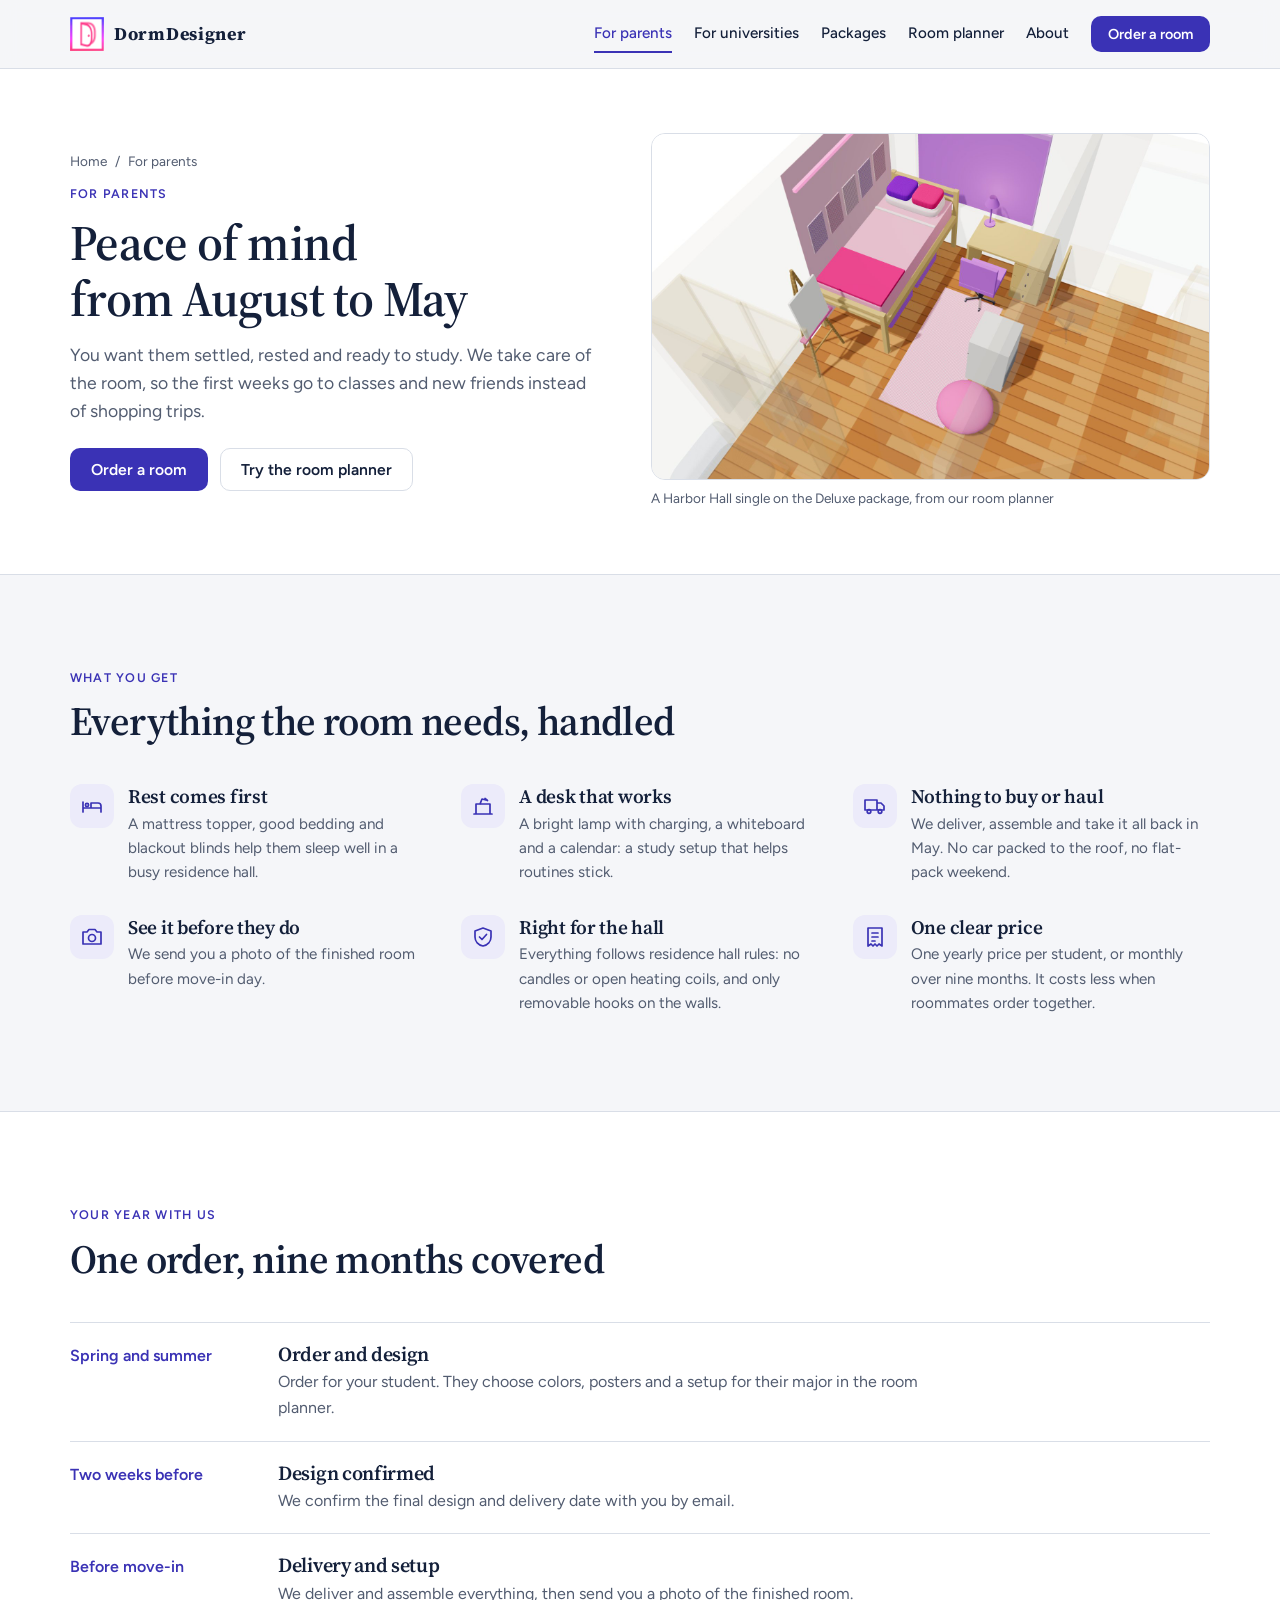
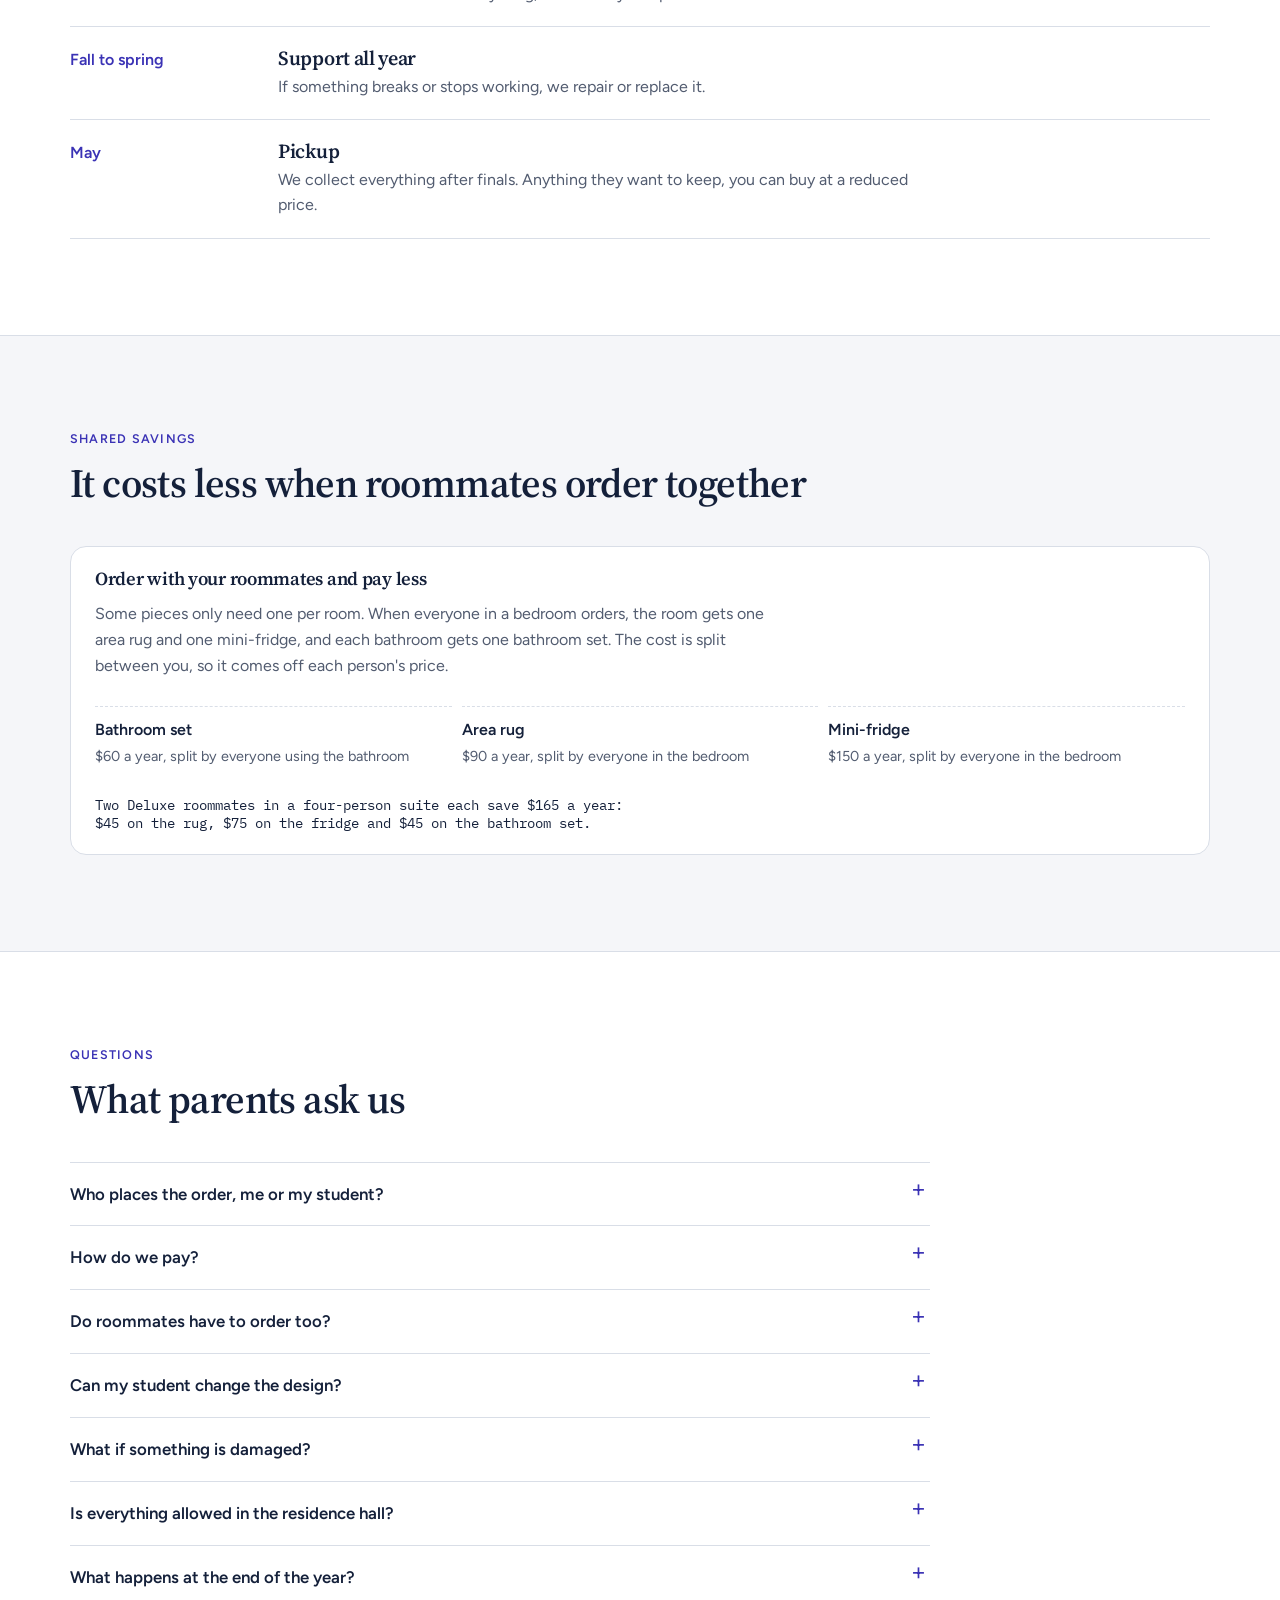
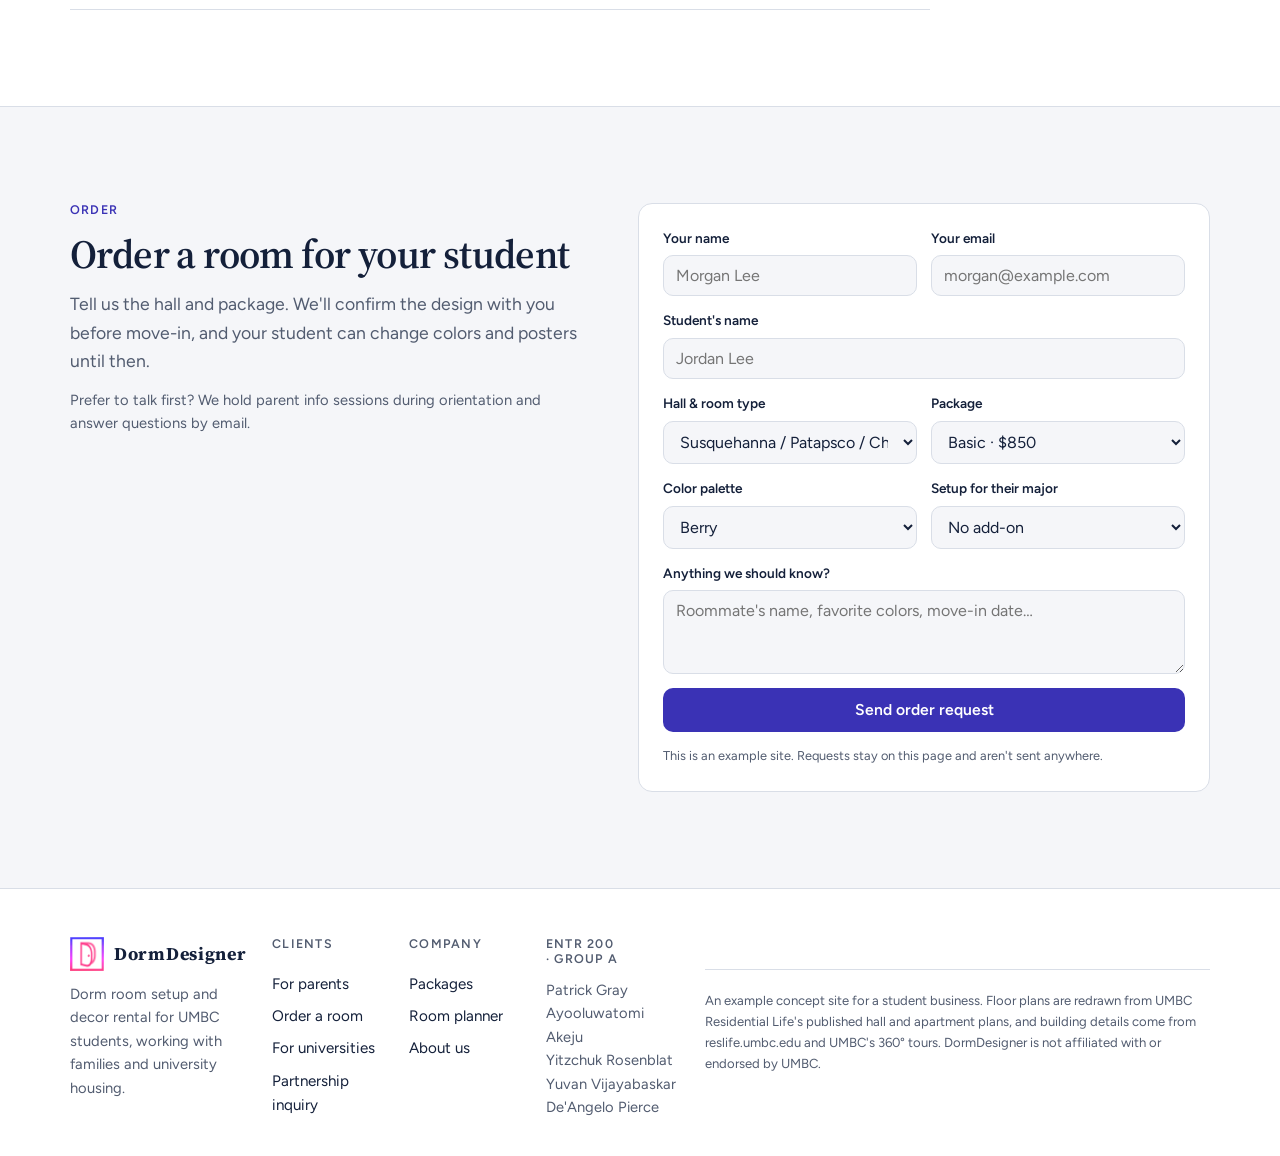
<file: parents.html>
<!doctype html>
<html lang="en">
<head>
<meta charset="utf-8">
<meta name="viewport" content="width=device-width, initial-scale=1, viewport-fit=cover">
<title>For parents · DormDesigner</title>
<meta name="description" content="How DormDesigner furnishes and sets up your student's dorm room for the year.">
<link rel="icon" type="image/png" href="assets/mark.png">
<link rel="preconnect" href="https://fonts.googleapis.com">
<link rel="preconnect" href="https://fonts.gstatic.com" crossorigin>
<link rel="stylesheet" href="https://fonts.googleapis.com/css2?family=Source+Serif+4:opsz,wght@8..60,600;8..60,700&family=Figtree:wght@400;500;600;700&family=IBM+Plex+Mono:wght@400;500&display=swap">
<link rel="stylesheet" href="assets/site.css">
</head>
<body data-page="parents">
<a class="skip" href="#content">Skip to content</a>
<svg width="0" height="0" style="position:absolute" aria-hidden="true">
  <symbol id="i-sleep" viewBox="0 0 24 24"><path d="M3 18V8M3 14h18v4M21 14v-2a3 3 0 0 0-3-3h-7v5"/><circle cx="7" cy="11" r="1.6"/></symbol>
  <symbol id="i-desk" viewBox="0 0 24 24"><path d="M3 20h18M5 20V10h14v10M9 10l2-5 4 1"/><path d="M14 4.5l2.5 2"/></symbol>
  <symbol id="i-truck" viewBox="0 0 24 24"><path d="M2 6h12v10H2zM14 9h4l3 3v4h-7"/><circle cx="6" cy="17.5" r="1.8"/><circle cx="17" cy="17.5" r="1.8"/></symbol>
  <symbol id="i-photo" viewBox="0 0 24 24"><path d="M3 7h4l2-2.5h6L17 7h4v12H3z"/><circle cx="12" cy="13" r="3.5"/></symbol>
  <symbol id="i-shield" viewBox="0 0 24 24"><path d="M12 3l8 3v6c0 4.5-3.3 8-8 9-4.7-1-8-4.5-8-9V6z"/><path d="M8.5 12l2.5 2.5 4.5-5"/></symbol>
  <symbol id="i-price" viewBox="0 0 24 24"><path d="M5 3h14v18l-3-2-2 2-2-2-2 2-2-2-3 2z"/><path d="M9 8h6M9 12h6M9 16h3"/></symbol>
  <symbol id="i-check" viewBox="0 0 24 24"><path d="M4 4h16v16H4z"/><path d="M8 12l3 3 5-6"/></symbol>
  <symbol id="i-share" viewBox="0 0 24 24"><path d="M12 3v18M17 7H9.5a3 3 0 0 0 0 6h5a3 3 0 0 1 0 6H6"/></symbol>
  <symbol id="i-grad" viewBox="0 0 24 24"><path d="M2 9l10-5 10 5-10 5z"/><path d="M6 11v5c3 2.5 9 2.5 12 0v-5M22 9v6"/></symbol>
  <symbol id="i-access" viewBox="0 0 24 24"><circle cx="12" cy="4.5" r="1.8"/><path d="M5 8.5l7 1.5 7-1.5M12 10v5l-3 6M12 15l3 6"/></symbol>
  <symbol id="i-calendar" viewBox="0 0 24 24"><path d="M3 5h18v16H3zM3 10h18M8 3v4M16 3v4"/><path d="M7.5 14h3v3h-3z"/></symbol>
  <symbol id="i-recycle" viewBox="0 0 24 24"><path d="M7 19H4l3.5-6M17 19h3l-3.5-6M9 5l3-2 3 2M12 3v7M5 13l2-3 3 1.5M19 13l-2-3-3 1.5M8 19h8"/></symbol>
</svg>
<header class="top">
  <div class="wrap">
    <a class="brand" href="index.html" aria-label="DormDesigner home">
      <img class="mark" src="assets/mark.png" alt="" width="34" height="34">
      <span class="wordmark">DormDesigner</span>
    </a>
    <button class="menu-btn" type="button" aria-expanded="false" aria-controls="siteNav"><span class="sr-only">Menu</span><svg viewBox="0 0 24 24" aria-hidden="true"><path d="M4 7h16M4 12h16M4 17h16"/></svg></button>
    <nav class="nav" id="siteNav" aria-label="Main">
      <a href="parents.html" aria-current="page">For parents</a>
      <a href="universities.html">For universities</a>
      <a href="packages.html">Packages</a>
      <a href="planner.html">Room planner</a>
      <a href="about.html">About</a>
      <a class="btn btn-primary btn-sm nav-cta" href="parents.html#reserve">Order a room</a>
    </nav>
  </div>
</header>
<main id="content">
  <section class="page-head with-media">
    <div class="wrap">
      <div class="head-copy">
      <nav class="crumbs" aria-label="Breadcrumb"><a href="index.html">Home</a><span aria-hidden="true">/</span><span aria-current="page">For parents</span></nav>
      <p class="eyebrow">For parents</p>
      <h1>Peace of mind from August to May</h1>
      <p class="lede">You want them settled, rested and ready to study. We take care of the room, so the first weeks go to classes and new friends instead of shopping trips.</p>
      <div class="ctas"><a class="btn btn-primary" href="#reserve">Order a room</a><a class="btn btn-ghost" href="planner.html">Try the room planner</a></div>
      </div>
      <figure class="shot"><img src="assets/img/room-deluxe.jpg" alt="A Harbor Hall single room set up by DormDesigner: made bed with throw and pillows, posters, a rug, beanbag, mini-fridge at the foot of the bed, a desk lamp and an easel" width="1600" height="992"><figcaption>A Harbor Hall single on the Deluxe package, from our room planner</figcaption></figure>
    </div>
  </section>
  <section class="section">
    <div class="wrap">
      <div class="section-head">
        <p class="eyebrow">What you get</p>
        <h2>Everything the room needs, handled</h2>
      </div>
      <div class="points">
        <div class="point"><svg aria-hidden="true"><use href="#i-sleep"/></svg><h3>Rest comes first</h3><p>A mattress topper, good bedding and blackout blinds help them sleep well in a busy residence hall.</p></div>
        <div class="point"><svg aria-hidden="true"><use href="#i-desk"/></svg><h3>A desk that works</h3><p>A bright lamp with charging, a whiteboard and a calendar: a study setup that helps routines stick.</p></div>
        <div class="point"><svg aria-hidden="true"><use href="#i-truck"/></svg><h3>Nothing to buy or haul</h3><p>We deliver, assemble and take it all back in May. No car packed to the roof, no flat-pack weekend.</p></div>
        <div class="point"><svg aria-hidden="true"><use href="#i-photo"/></svg><h3>See it before they do</h3><p>We send you a photo of the finished room before move-in day.</p></div>
        <div class="point"><svg aria-hidden="true"><use href="#i-shield"/></svg><h3>Right for the hall</h3><p>Everything follows residence hall rules: no candles or open heating coils, and only removable hooks on the walls.</p></div>
        <div class="point"><svg aria-hidden="true"><use href="#i-price"/></svg><h3>One clear price</h3><p>One yearly price per student, or monthly over nine months. It costs less when roommates order together.</p></div>
      </div>
    </div>
  </section>
  <section class="section alt">
    <div class="wrap">
      <div class="section-head">
        <p class="eyebrow">Your year with us</p>
        <h2>One order, nine months covered</h2>
      </div>
<ol class="timeline"><li><span class="when">Spring and summer</span><div><h3>Order and design</h3><p>Order for your student. They choose colors, posters and a setup for their major in the room planner.</p></div></li><li><span class="when">Two weeks before</span><div><h3>Design confirmed</h3><p>We confirm the final design and delivery date with you by email.</p></div></li><li><span class="when">Before move-in</span><div><h3>Delivery and setup</h3><p>We deliver and assemble everything, then send you a photo of the finished room.</p></div></li><li><span class="when">Fall to spring</span><div><h3>Support all year</h3><p>If something breaks or stops working, we repair or replace it.</p></div></li><li><span class="when">May</span><div><h3>Pickup</h3><p>We collect everything after finals. Anything they want to keep, you can buy at a reduced price.</p></div></li></ol>
    </div>
  </section>
  <section class="section">
    <div class="wrap">
      <div class="section-head">
        <p class="eyebrow">Shared savings</p>
        <h2>It costs less when roommates order together</h2>
      </div>
      <div class="sharing">
        <h3>Order with your roommates and pay less</h3>
        <p>Some pieces only need one per room. When everyone in a bedroom orders, the room gets one area rug and one mini-fridge, and each bathroom gets one bathroom set. The cost is split between you, so it comes off each person's price.</p>
        <dl class="share-table">
          <div><dt>Bathroom set</dt><dd>$60 a year, split by everyone using the bathroom</dd></div>
          <div><dt>Area rug</dt><dd>$90 a year, split by everyone in the bedroom</dd></div>
          <div><dt>Mini-fridge</dt><dd>$150 a year, split by everyone in the bedroom</dd></div>
        </dl>
        <p class="share-eg">Two Deluxe roommates in a four-person suite each save $165 a year: $45 on the rug, $75 on the fridge and $45 on the bathroom set.</p>
      </div>
    </div>
  </section>
  <section class="section alt">
    <div class="wrap">
      <div class="section-head">
        <p class="eyebrow">Questions</p>
        <h2>What parents ask us</h2>
      </div>
<div class="faq"><details><summary>Who places the order, me or my student?</summary><p>Either of you. There is one order per student, and we confirm the design with whoever placed it.</p></details><details><summary>How do we pay?</summary><p>Pay the yearly price at once, or monthly over the nine-month school year. Major setups are $75 on top.</p></details><details><summary>Do roommates have to order too?</summary><p>No. Each student can order on their own. When everyone in a bedroom orders, they share one rug and one mini-fridge and each pays less.</p></details><details><summary>Can my student change the design?</summary><p>Yes. Colors, posters and the major setup can change until two weeks before move-in.</p></details><details><summary>What if something is damaged?</summary><p>Normal wear is covered, and we repair or replace anything that breaks. Damage beyond normal use is billed at repair cost.</p></details><details><summary>Is everything allowed in the residence hall?</summary><p>Yes. We follow residence hall rules: no candles or open heating coils, and only removable hooks on the walls. Furniture UMBC provides stays in the room.</p></details><details><summary>What happens at the end of the year?</summary><p>We pick everything up after finals. Items marked Keep are yours, and anything else can be bought at a reduced price.</p></details></div>
    </div>
  </section>
  <section class="section" id="reserve">
    <div class="wrap">
      <div class="reserve">
        <div class="section-head" style="margin:0">
          <p class="eyebrow">Order</p>
          <h2>Order a room for your student</h2>
          <p class="lede">Tell us the hall and package. We'll confirm the design with you before move-in, and your student can change colors and posters until then.</p>
          <p class="fine-print">Prefer to talk first? We hold parent info sessions during orientation and answer questions by email.</p>
        </div>
        <form class="form" id="reserveForm" novalidate>
          <div class="two">
            <div class="field"><label for="rName">Your name</label><input id="rName" name="name" autocomplete="name" placeholder="Morgan Lee" required></div>
            <div class="field"><label for="rEmail">Your email</label><input id="rEmail" name="email" type="email" autocomplete="email" placeholder="morgan@example.com" required></div>
          </div>
          <div class="field"><label for="rStudent">Student's name</label><input id="rStudent" name="student" placeholder="Jordan Lee" required></div>
          <div class="two">
            <div class="field"><label for="rHall">Hall &amp; room type</label><select id="rHall" name="hall"></select></div>
            <div class="field"><label for="rPkg">Package</label><select id="rPkg" name="pkg"></select></div>
          </div>
          <div class="two">
            <div class="field"><label for="rPal">Color palette</label><select id="rPal" name="palette"></select></div>
            <div class="field"><label for="rMajor">Setup for their major</label><select id="rMajor" name="major"></select></div>
          </div>
          <div class="field"><label for="rNotes">Anything we should know?</label><textarea id="rNotes" name="notes" placeholder="Roommate's name, favorite colors, move-in date…"></textarea></div>
          <button class="btn btn-primary" type="submit">Send order request</button>
          <p class="fine">This is an example site. Requests stay on this page and aren't sent anywhere.</p>
          <div class="confirm" id="confirm" hidden></div>
        </form>
      </div>
    </div>
  </section>
</main>
<footer class="site-foot">
  <div class="wrap">
    <div class="foot-grid">
      <div class="foot-brand">
        <a class="brand" href="index.html" aria-label="DormDesigner home"><img class="mark" src="assets/mark.png" alt="" width="34" height="34"><span class="wordmark">DormDesigner</span></a>
        <p>Dorm room setup and decor rental for UMBC students, working with families and university housing.</p>
      </div>
      <nav aria-label="Clients"><h2>Clients</h2><a href="parents.html">For parents</a><a href="parents.html#reserve">Order a room</a><a href="universities.html">For universities</a><a href="universities.html#inquiry">Partnership inquiry</a></nav>
      <nav aria-label="Company"><h2>Company</h2><a href="packages.html">Packages</a><a href="planner.html">Room planner</a><a href="about.html">About us</a></nav>
      <div><h2>ENTR 200 · Group A</h2><p class="names">Patrick Gray<br>Ayooluwatomi Akeju<br>Yitzchuk Rosenblat<br>Yuvan Vijayabaskar<br>De'Angelo Pierce</p></div>
    </div>
    <p class="legal">An example concept site for a student business. Floor plans are redrawn from UMBC Residential Life's published hall and apartment plans, and building details come from reslife.umbc.edu and UMBC's 360° tours. DormDesigner is not affiliated with or endorsed by UMBC.</p>
  </div>
</footer>
<script src="assets/site.js"></script>
<script src="assets/planner.js"></script>
</body>
</html>
</file>
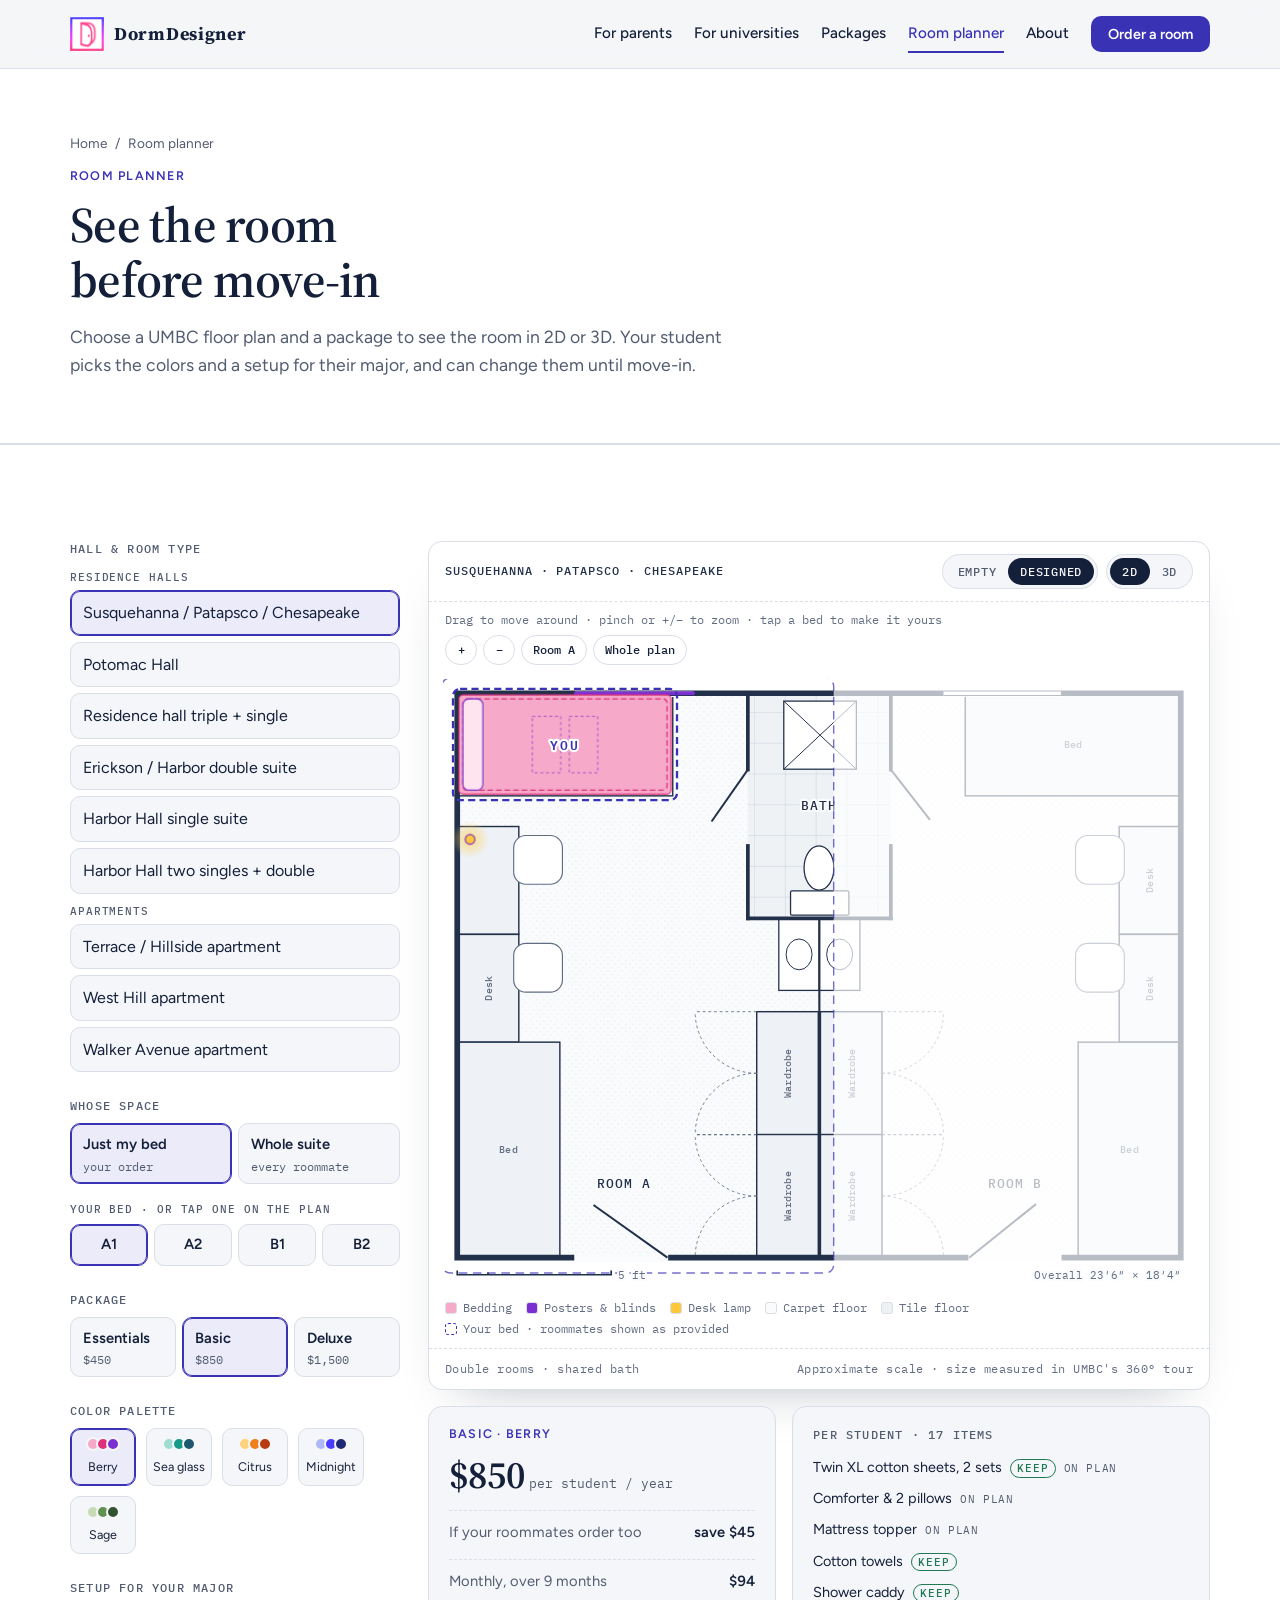
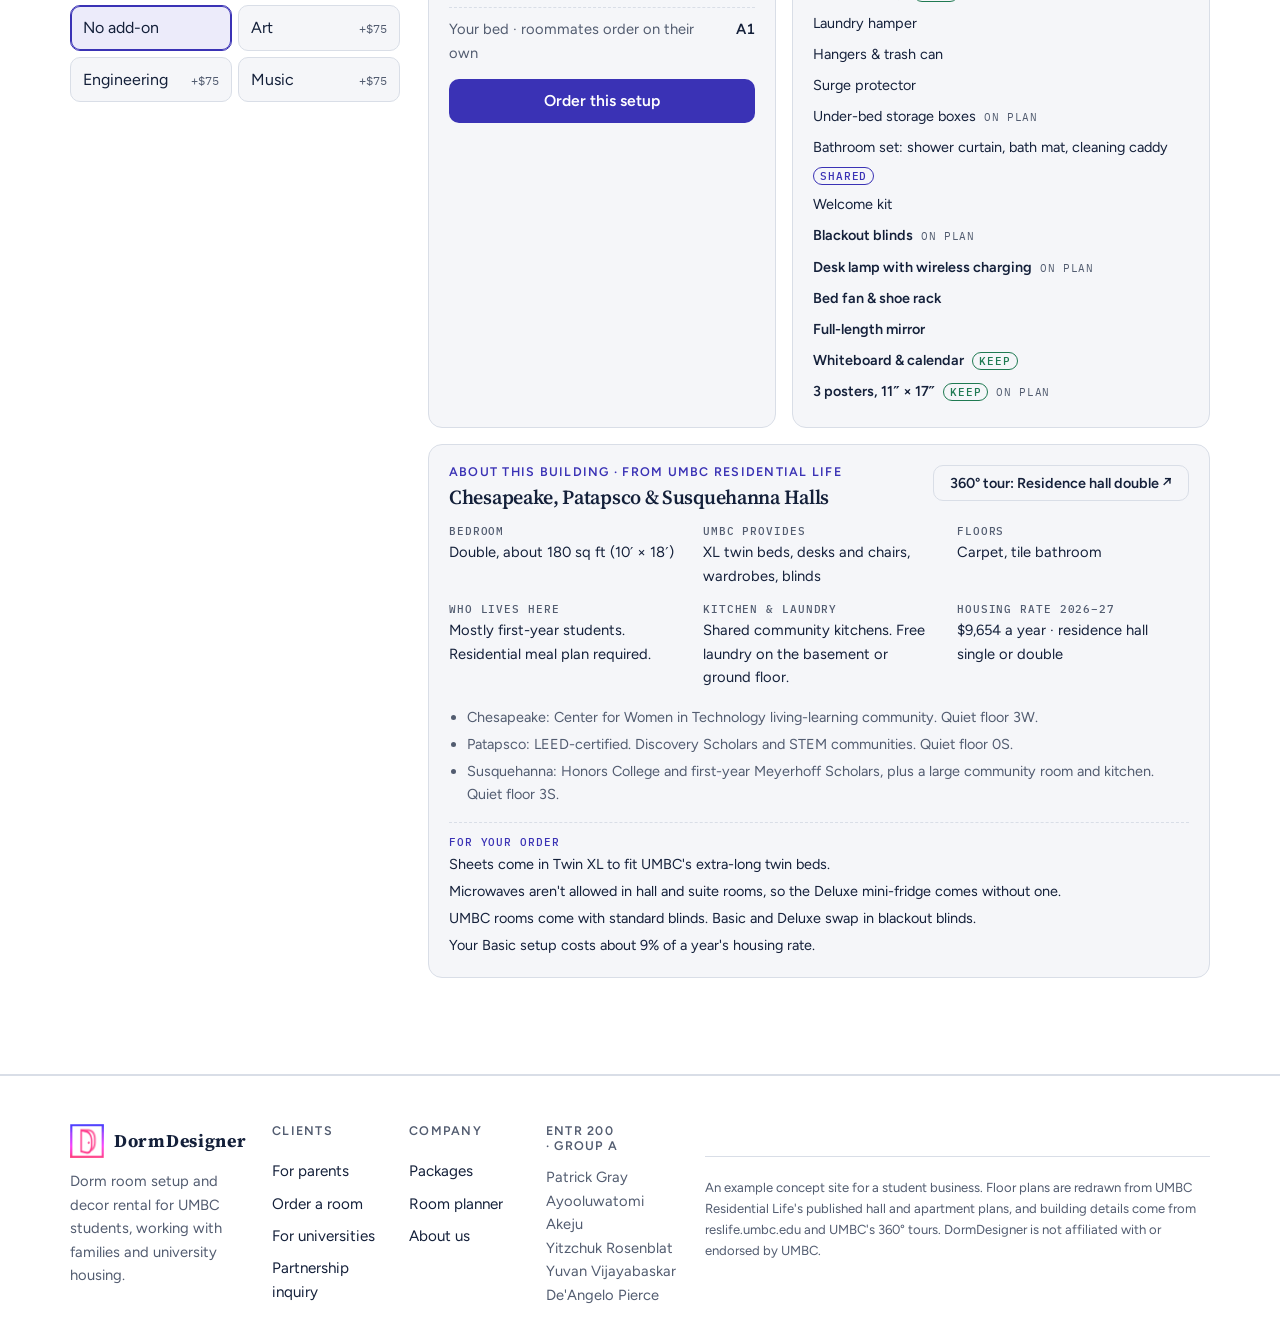
<file: planner.html>
<!doctype html>
<html lang="en">
<head>
<meta charset="utf-8">
<meta name="viewport" content="width=device-width, initial-scale=1, viewport-fit=cover">
<title>Room planner · DormDesigner</title>
<meta name="description" content="See a DormDesigner room on a real UMBC floor plan in 2D or 3D.">
<link rel="icon" type="image/png" href="assets/mark.png">
<link rel="preconnect" href="https://fonts.googleapis.com">
<link rel="preconnect" href="https://fonts.gstatic.com" crossorigin>
<link rel="stylesheet" href="https://fonts.googleapis.com/css2?family=Source+Serif+4:opsz,wght@8..60,600;8..60,700&family=Figtree:wght@400;500;600;700&family=IBM+Plex+Mono:wght@400;500&display=swap">
<link rel="stylesheet" href="assets/site.css">
</head>
<body data-page="planner">
<a class="skip" href="#content">Skip to content</a>
<svg width="0" height="0" style="position:absolute" aria-hidden="true">
  <symbol id="i-sleep" viewBox="0 0 24 24"><path d="M3 18V8M3 14h18v4M21 14v-2a3 3 0 0 0-3-3h-7v5"/><circle cx="7" cy="11" r="1.6"/></symbol>
  <symbol id="i-desk" viewBox="0 0 24 24"><path d="M3 20h18M5 20V10h14v10M9 10l2-5 4 1"/><path d="M14 4.5l2.5 2"/></symbol>
  <symbol id="i-truck" viewBox="0 0 24 24"><path d="M2 6h12v10H2zM14 9h4l3 3v4h-7"/><circle cx="6" cy="17.5" r="1.8"/><circle cx="17" cy="17.5" r="1.8"/></symbol>
  <symbol id="i-photo" viewBox="0 0 24 24"><path d="M3 7h4l2-2.5h6L17 7h4v12H3z"/><circle cx="12" cy="13" r="3.5"/></symbol>
  <symbol id="i-shield" viewBox="0 0 24 24"><path d="M12 3l8 3v6c0 4.5-3.3 8-8 9-4.7-1-8-4.5-8-9V6z"/><path d="M8.5 12l2.5 2.5 4.5-5"/></symbol>
  <symbol id="i-price" viewBox="0 0 24 24"><path d="M5 3h14v18l-3-2-2 2-2-2-2 2-2-2-3 2z"/><path d="M9 8h6M9 12h6M9 16h3"/></symbol>
  <symbol id="i-check" viewBox="0 0 24 24"><path d="M4 4h16v16H4z"/><path d="M8 12l3 3 5-6"/></symbol>
  <symbol id="i-share" viewBox="0 0 24 24"><path d="M12 3v18M17 7H9.5a3 3 0 0 0 0 6h5a3 3 0 0 1 0 6H6"/></symbol>
  <symbol id="i-grad" viewBox="0 0 24 24"><path d="M2 9l10-5 10 5-10 5z"/><path d="M6 11v5c3 2.5 9 2.5 12 0v-5M22 9v6"/></symbol>
  <symbol id="i-access" viewBox="0 0 24 24"><circle cx="12" cy="4.5" r="1.8"/><path d="M5 8.5l7 1.5 7-1.5M12 10v5l-3 6M12 15l3 6"/></symbol>
  <symbol id="i-calendar" viewBox="0 0 24 24"><path d="M3 5h18v16H3zM3 10h18M8 3v4M16 3v4"/><path d="M7.5 14h3v3h-3z"/></symbol>
  <symbol id="i-recycle" viewBox="0 0 24 24"><path d="M7 19H4l3.5-6M17 19h3l-3.5-6M9 5l3-2 3 2M12 3v7M5 13l2-3 3 1.5M19 13l-2-3-3 1.5M8 19h8"/></symbol>
</svg>
<header class="top">
  <div class="wrap">
    <a class="brand" href="index.html" aria-label="DormDesigner home">
      <img class="mark" src="assets/mark.png" alt="" width="34" height="34">
      <span class="wordmark">DormDesigner</span>
    </a>
    <button class="menu-btn" type="button" aria-expanded="false" aria-controls="siteNav"><span class="sr-only">Menu</span><svg viewBox="0 0 24 24" aria-hidden="true"><path d="M4 7h16M4 12h16M4 17h16"/></svg></button>
    <nav class="nav" id="siteNav" aria-label="Main">
      <a href="parents.html">For parents</a>
      <a href="universities.html">For universities</a>
      <a href="packages.html">Packages</a>
      <a href="planner.html" aria-current="page">Room planner</a>
      <a href="about.html">About</a>
      <a class="btn btn-primary btn-sm nav-cta" href="parents.html#reserve">Order a room</a>
    </nav>
  </div>
</header>
<main id="content">
  <section class="page-head">
    <div class="wrap">
      <nav class="crumbs" aria-label="Breadcrumb"><a href="index.html">Home</a><span aria-hidden="true">/</span><span aria-current="page">Room planner</span></nav>
      <p class="eyebrow">Room planner</p>
      <h1>See the room before move-in</h1>
      <p class="lede">Choose a UMBC floor plan and a package to see the room in 2D or 3D. Your student picks the colors and a setup for their major, and can change them until move-in.</p>
      
    </div>
  </section>
  <section class="section planner-sec" id="planner">
    <div class="wrap">
      <div class="planner">
        <form class="controls" id="plannerForm" onsubmit="return false">
          <fieldset>
            <legend>Hall &amp; room type</legend>
            <div class="radio-list" id="hallList"></div>
          </fieldset>
          <div style="display:grid;gap:26px">
            <fieldset>
              <legend>Whose space</legend>
              <div class="seg seg2">
                <label class="opt"><input type="radio" name="scope" id="scope-me" value="me"><span class="box"><b>Just my bed</b><small>your order</small></span></label>
                <label class="opt"><input type="radio" name="scope" id="scope-suite" value="suite"><span class="box"><b>Whole suite</b><small>every roommate</small></span></label>
              </div>
              <div class="bedpick" id="bedPick">
                <span class="opt-group">Your bed · or tap one on the plan</span>
                <div class="seg seg4" id="bedList"></div>
              </div>
            </fieldset>
            <fieldset>
              <legend>Package</legend>
              <div class="seg" id="pkgList"></div>
            </fieldset>
            <fieldset>
              <legend>Color palette</legend>
              <div class="swatches" id="palList"></div>
            </fieldset>
            <fieldset>
              <legend>Setup for your major</legend>
              <div class="majors" id="majorList"></div>
            </fieldset>
          </div>
        </form>

        <div class="stage">
          <div class="sheet">
            <div class="sheet-head">
              <strong id="planTitle">Hall</strong>
              <div class="head-tools">
                <div class="toggle" role="group" aria-label="Decor">
                  <button type="button" id="viewEmpty" aria-pressed="false">Empty</button>
                  <button type="button" id="viewDesigned" aria-pressed="true">Designed</button>
                </div>
                <div class="toggle" role="group" aria-label="View">
                  <button type="button" id="view2d" aria-pressed="true">2D</button>
                  <button type="button" id="view3d" aria-pressed="false">3D</button>
                </div>
              </div>
            </div>
            <div class="v-bar">
              <p class="v-hint" id="vHint">Drag to move around · pinch or +/− to zoom</p>
              <div class="v-ui" role="toolbar" aria-label="Plan view">
                <div class="toggle" role="group" aria-label="3D drag mode" id="modeToggle" hidden>
                  <button type="button" id="mRotate" aria-pressed="true">Rotate</button>
                  <button type="button" id="mMove" aria-pressed="false">Move</button>
                </div>
                <button type="button" class="v-btn" id="zIn" aria-label="Zoom in">+</button>
                <button type="button" class="v-btn" id="zOut" aria-label="Zoom out">−</button>
                <button type="button" class="v-btn" id="zRoom">My room</button>
                <button type="button" class="v-btn" id="zAll">Whole plan</button>
                <button type="button" class="v-btn" id="wallsBtn" hidden>Cutaway walls</button>
              </div>
            </div>
            <svg class="plan" id="plan" aria-label="Floor plan"></svg>
            <div class="view3d" id="stage3d" hidden>
              <canvas id="c3d" tabindex="0" aria-label="3D model of the room. Drag or use arrow keys to rotate, shift plus arrows to move, plus and minus to zoom."></canvas>
              <p class="v3-msg" id="v3msg" hidden></p>
            </div>
            <div class="legend" id="legend"></div>
            <div class="sheet-foot"><span id="planType">Type</span><span id="planSrc">Redrawn from UMBC Residential Life</span></div>
          </div>

          <div class="summary">
            <div class="quote" aria-live="polite">
              <div class="eyebrow" id="qPkg">Package</div>
              <div><span class="big num" id="qPrice">$0</span> <span class="per" style="color:var(--muted);font:400 .8rem var(--font-mono)">per student / year</span></div>
              <div class="row" id="qShareRow"><span id="qShareLabel">Shared with roommates</span><b id="qShare">$0</b></div>
              <div class="row"><span>Monthly, over 9 months</span><b id="qMonth">$0</b></div>
              <div class="row"><span id="qSuiteLabel">Whole suite</span><b id="qSuite">$0</b></div>
              <a class="btn btn-primary" href="parents.html#reserve" id="toReserve">Order this setup</a>
            </div>
            <div class="itemlist">
              <h4 id="itemsHead">What's in the room</h4>
              <ul id="items"></ul>
            </div>
          </div>
          <section class="building" id="building" aria-label="About this building"></section>
        </div>
      </div>
    </div>
  </section>
</main>
<footer class="site-foot">
  <div class="wrap">
    <div class="foot-grid">
      <div class="foot-brand">
        <a class="brand" href="index.html" aria-label="DormDesigner home"><img class="mark" src="assets/mark.png" alt="" width="34" height="34"><span class="wordmark">DormDesigner</span></a>
        <p>Dorm room setup and decor rental for UMBC students, working with families and university housing.</p>
      </div>
      <nav aria-label="Clients"><h2>Clients</h2><a href="parents.html">For parents</a><a href="parents.html#reserve">Order a room</a><a href="universities.html">For universities</a><a href="universities.html#inquiry">Partnership inquiry</a></nav>
      <nav aria-label="Company"><h2>Company</h2><a href="packages.html">Packages</a><a href="planner.html">Room planner</a><a href="about.html">About us</a></nav>
      <div><h2>ENTR 200 · Group A</h2><p class="names">Patrick Gray<br>Ayooluwatomi Akeju<br>Yitzchuk Rosenblat<br>Yuvan Vijayabaskar<br>De'Angelo Pierce</p></div>
    </div>
    <p class="legal">An example concept site for a student business. Floor plans are redrawn from UMBC Residential Life's published hall and apartment plans, and building details come from reslife.umbc.edu and UMBC's 360° tours. DormDesigner is not affiliated with or endorsed by UMBC.</p>
  </div>
</footer>
<script src="assets/site.js"></script>
<script src="assets/planner.js"></script>
</body>
</html>
</file>
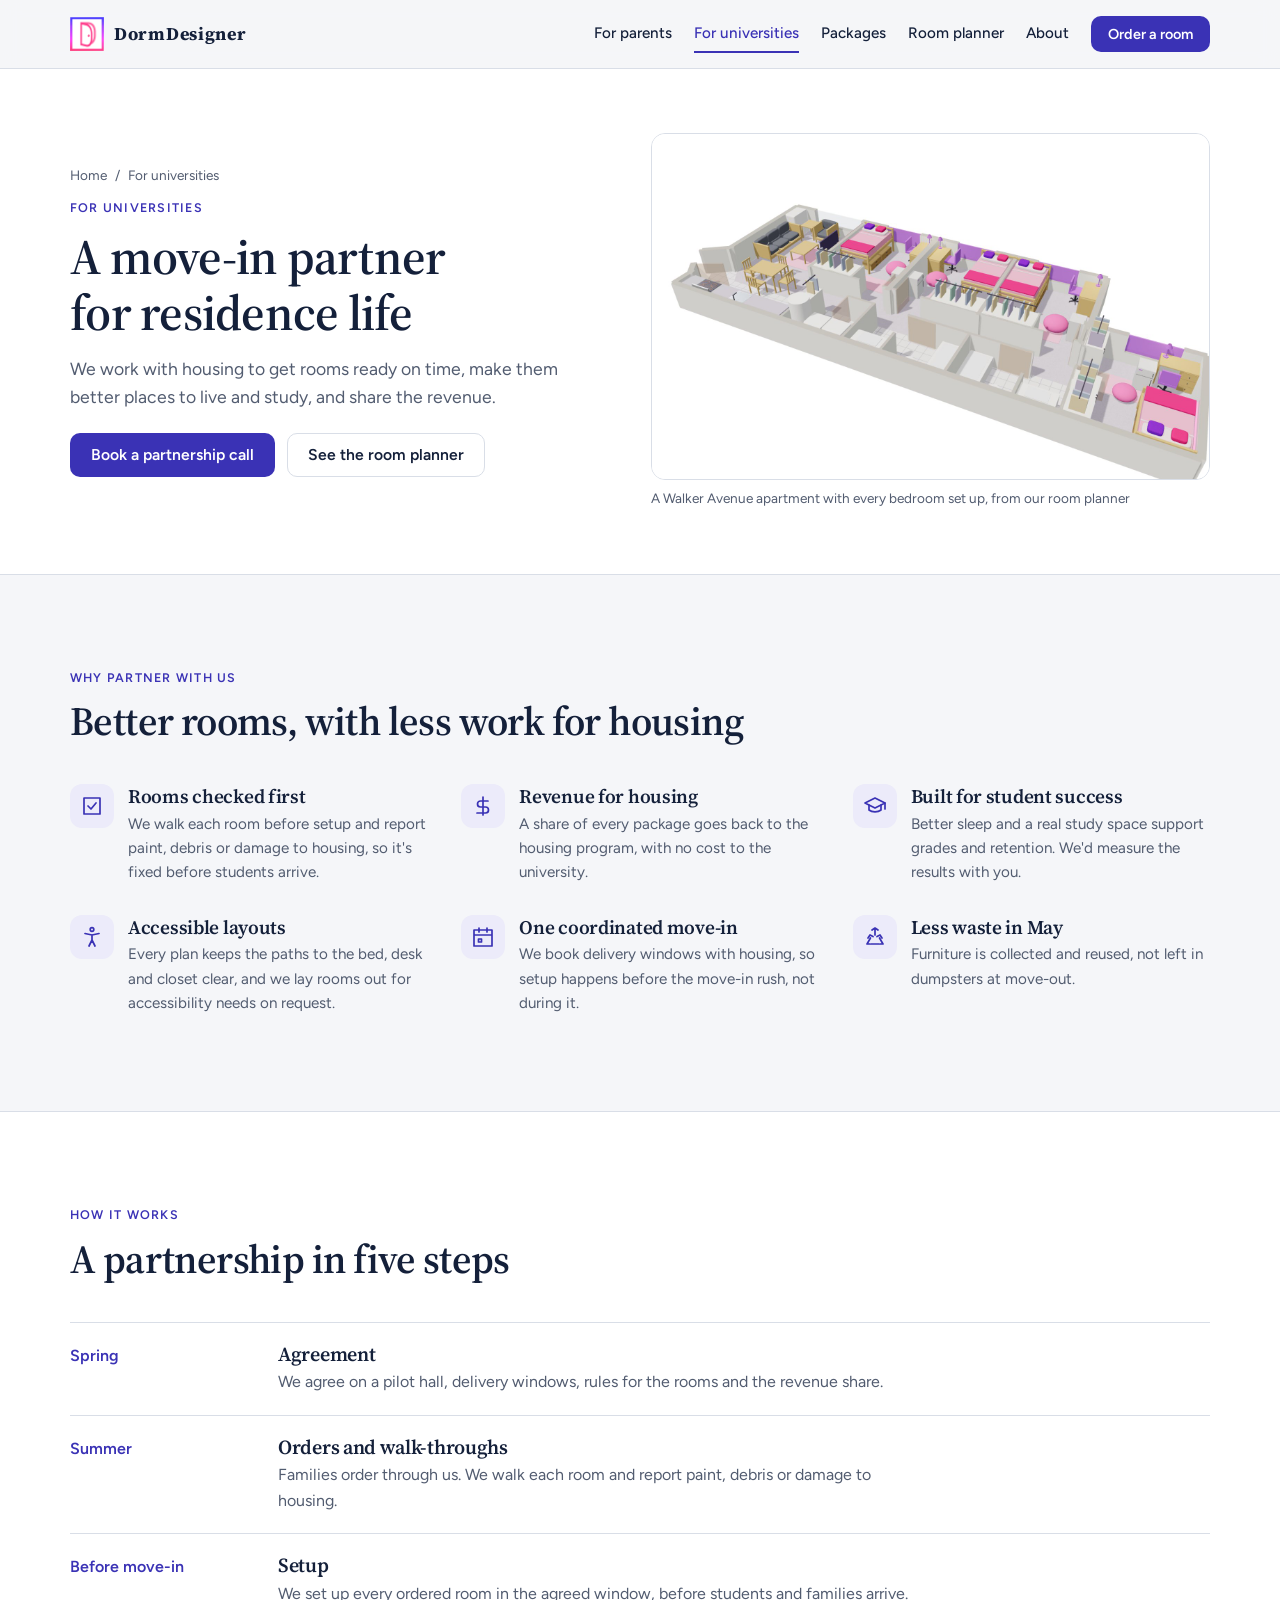
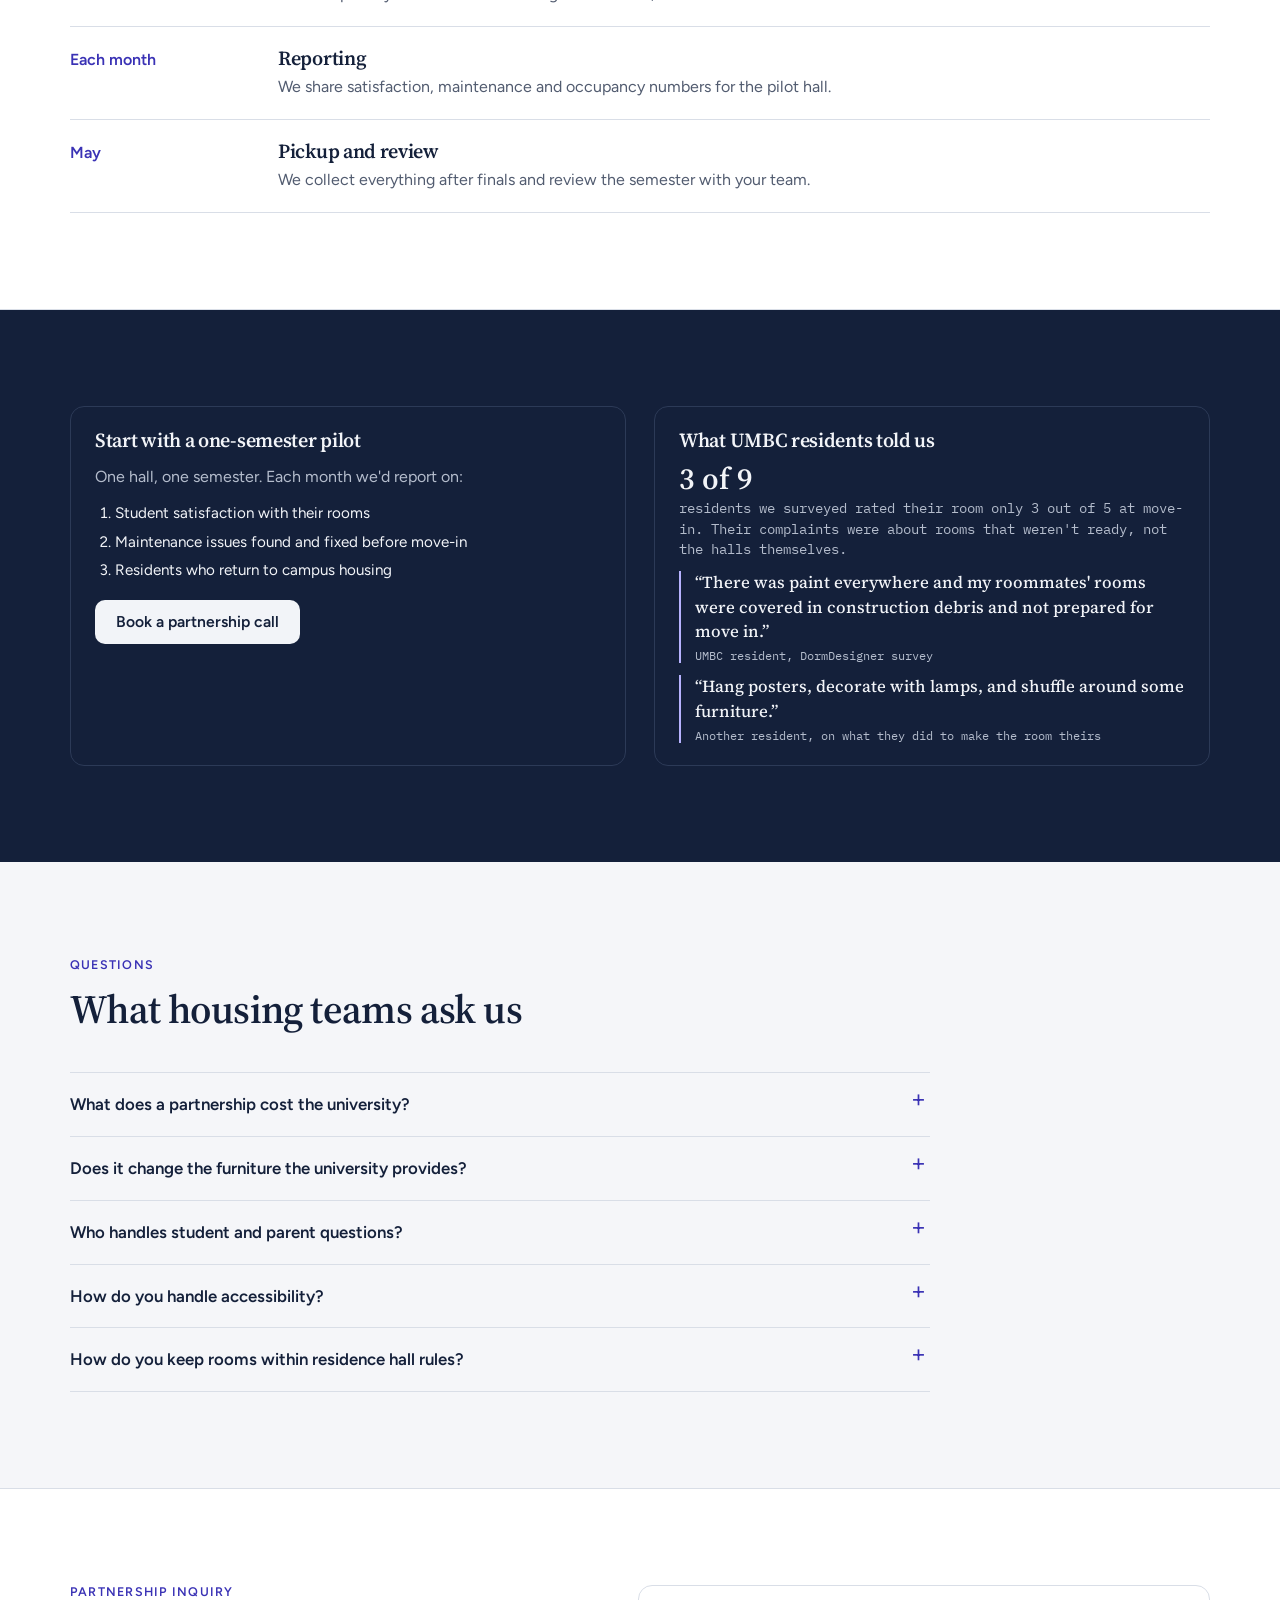
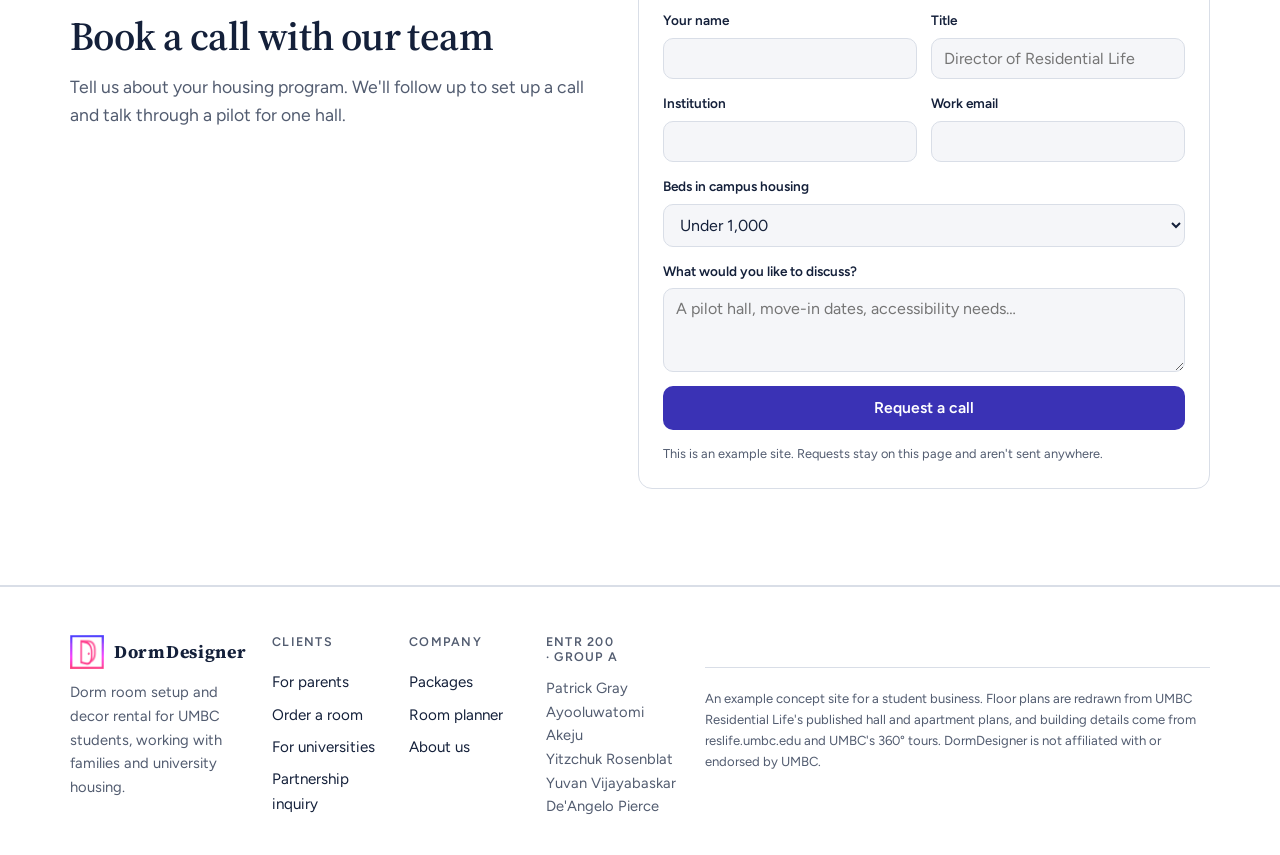
<file: universities.html>
<!doctype html>
<html lang="en">
<head>
<meta charset="utf-8">
<meta name="viewport" content="width=device-width, initial-scale=1, viewport-fit=cover">
<title>For universities · DormDesigner</title>
<meta name="description" content="A move-in partner for residence life: rooms checked and ready on time, and a share of every package.">
<link rel="icon" type="image/png" href="assets/mark.png">
<link rel="preconnect" href="https://fonts.googleapis.com">
<link rel="preconnect" href="https://fonts.gstatic.com" crossorigin>
<link rel="stylesheet" href="https://fonts.googleapis.com/css2?family=Source+Serif+4:opsz,wght@8..60,600;8..60,700&family=Figtree:wght@400;500;600;700&family=IBM+Plex+Mono:wght@400;500&display=swap">
<link rel="stylesheet" href="assets/site.css">
</head>
<body data-page="universities">
<a class="skip" href="#content">Skip to content</a>
<svg width="0" height="0" style="position:absolute" aria-hidden="true">
  <symbol id="i-sleep" viewBox="0 0 24 24"><path d="M3 18V8M3 14h18v4M21 14v-2a3 3 0 0 0-3-3h-7v5"/><circle cx="7" cy="11" r="1.6"/></symbol>
  <symbol id="i-desk" viewBox="0 0 24 24"><path d="M3 20h18M5 20V10h14v10M9 10l2-5 4 1"/><path d="M14 4.5l2.5 2"/></symbol>
  <symbol id="i-truck" viewBox="0 0 24 24"><path d="M2 6h12v10H2zM14 9h4l3 3v4h-7"/><circle cx="6" cy="17.5" r="1.8"/><circle cx="17" cy="17.5" r="1.8"/></symbol>
  <symbol id="i-photo" viewBox="0 0 24 24"><path d="M3 7h4l2-2.5h6L17 7h4v12H3z"/><circle cx="12" cy="13" r="3.5"/></symbol>
  <symbol id="i-shield" viewBox="0 0 24 24"><path d="M12 3l8 3v6c0 4.5-3.3 8-8 9-4.7-1-8-4.5-8-9V6z"/><path d="M8.5 12l2.5 2.5 4.5-5"/></symbol>
  <symbol id="i-price" viewBox="0 0 24 24"><path d="M5 3h14v18l-3-2-2 2-2-2-2 2-2-2-3 2z"/><path d="M9 8h6M9 12h6M9 16h3"/></symbol>
  <symbol id="i-check" viewBox="0 0 24 24"><path d="M4 4h16v16H4z"/><path d="M8 12l3 3 5-6"/></symbol>
  <symbol id="i-share" viewBox="0 0 24 24"><path d="M12 3v18M17 7H9.5a3 3 0 0 0 0 6h5a3 3 0 0 1 0 6H6"/></symbol>
  <symbol id="i-grad" viewBox="0 0 24 24"><path d="M2 9l10-5 10 5-10 5z"/><path d="M6 11v5c3 2.5 9 2.5 12 0v-5M22 9v6"/></symbol>
  <symbol id="i-access" viewBox="0 0 24 24"><circle cx="12" cy="4.5" r="1.8"/><path d="M5 8.5l7 1.5 7-1.5M12 10v5l-3 6M12 15l3 6"/></symbol>
  <symbol id="i-calendar" viewBox="0 0 24 24"><path d="M3 5h18v16H3zM3 10h18M8 3v4M16 3v4"/><path d="M7.5 14h3v3h-3z"/></symbol>
  <symbol id="i-recycle" viewBox="0 0 24 24"><path d="M7 19H4l3.5-6M17 19h3l-3.5-6M9 5l3-2 3 2M12 3v7M5 13l2-3 3 1.5M19 13l-2-3-3 1.5M8 19h8"/></symbol>
</svg>
<header class="top">
  <div class="wrap">
    <a class="brand" href="index.html" aria-label="DormDesigner home">
      <img class="mark" src="assets/mark.png" alt="" width="34" height="34">
      <span class="wordmark">DormDesigner</span>
    </a>
    <button class="menu-btn" type="button" aria-expanded="false" aria-controls="siteNav"><span class="sr-only">Menu</span><svg viewBox="0 0 24 24" aria-hidden="true"><path d="M4 7h16M4 12h16M4 17h16"/></svg></button>
    <nav class="nav" id="siteNav" aria-label="Main">
      <a href="parents.html">For parents</a>
      <a href="universities.html" aria-current="page">For universities</a>
      <a href="packages.html">Packages</a>
      <a href="planner.html">Room planner</a>
      <a href="about.html">About</a>
      <a class="btn btn-primary btn-sm nav-cta" href="parents.html#reserve">Order a room</a>
    </nav>
  </div>
</header>
<main id="content">
  <section class="page-head with-media">
    <div class="wrap">
      <div class="head-copy">
      <nav class="crumbs" aria-label="Breadcrumb"><a href="index.html">Home</a><span aria-hidden="true">/</span><span aria-current="page">For universities</span></nav>
      <p class="eyebrow">For universities</p>
      <h1>A move-in partner for residence life</h1>
      <p class="lede">We work with housing to get rooms ready on time, make them better places to live and study, and share the revenue.</p>
      <div class="ctas"><a class="btn btn-primary" href="#inquiry">Book a partnership call</a><a class="btn btn-ghost" href="planner.html">See the room planner</a></div>
      </div>
      <figure class="shot"><img src="assets/img/suite.jpg" alt="A four-bedroom Walker Avenue apartment with every bedroom set up by DormDesigner" width="1600" height="992"><figcaption>A Walker Avenue apartment with every bedroom set up, from our room planner</figcaption></figure>
    </div>
  </section>
  <section class="section">
    <div class="wrap">
      <div class="section-head">
        <p class="eyebrow">Why partner with us</p>
        <h2>Better rooms, with less work for housing</h2>
      </div>
      <div class="points">
        <div class="point"><svg aria-hidden="true"><use href="#i-check"/></svg><h3>Rooms checked first</h3><p>We walk each room before setup and report paint, debris or damage to housing, so it's fixed before students arrive.</p></div>
        <div class="point"><svg aria-hidden="true"><use href="#i-share"/></svg><h3>Revenue for housing</h3><p>A share of every package goes back to the housing program, with no cost to the university.</p></div>
        <div class="point"><svg aria-hidden="true"><use href="#i-grad"/></svg><h3>Built for student success</h3><p>Better sleep and a real study space support grades and retention. We'd measure the results with you.</p></div>
        <div class="point"><svg aria-hidden="true"><use href="#i-access"/></svg><h3>Accessible layouts</h3><p>Every plan keeps the paths to the bed, desk and closet clear, and we lay rooms out for accessibility needs on request.</p></div>
        <div class="point"><svg aria-hidden="true"><use href="#i-calendar"/></svg><h3>One coordinated move-in</h3><p>We book delivery windows with housing, so setup happens before the move-in rush, not during it.</p></div>
        <div class="point"><svg aria-hidden="true"><use href="#i-recycle"/></svg><h3>Less waste in May</h3><p>Furniture is collected and reused, not left in dumpsters at move-out.</p></div>
      </div>
    </div>
  </section>
  <section class="section alt">
    <div class="wrap">
      <div class="section-head">
        <p class="eyebrow">How it works</p>
        <h2>A partnership in five steps</h2>
      </div>
<ol class="timeline"><li><span class="when">Spring</span><div><h3>Agreement</h3><p>We agree on a pilot hall, delivery windows, rules for the rooms and the revenue share.</p></div></li><li><span class="when">Summer</span><div><h3>Orders and walk-throughs</h3><p>Families order through us. We walk each room and report paint, debris or damage to housing.</p></div></li><li><span class="when">Before move-in</span><div><h3>Setup</h3><p>We set up every ordered room in the agreed window, before students and families arrive.</p></div></li><li><span class="when">Each month</span><div><h3>Reporting</h3><p>We share satisfaction, maintenance and occupancy numbers for the pilot hall.</p></div></li><li><span class="when">May</span><div><h3>Pickup and review</h3><p>We collect everything after finals and review the semester with your team.</p></div></li></ol>
    </div>
  </section>
  <section class="section uni">
    <div class="wrap">
      <div class="uni-foot" style="margin-top:0">
        <div class="pilot">
          <h3>Start with a one-semester pilot</h3>
          <p>One hall, one semester. Each month we'd report on:</p>
          <ol>
            <li>Student satisfaction with their rooms</li>
            <li>Maintenance issues found and fixed before move-in</li>
            <li>Residents who return to campus housing</li>
          </ol>
          <a class="btn btn-light" href="#inquiry">Book a partnership call</a>
        </div>
        <div class="heard">
          <h3>What UMBC residents told us</h3>
          <p class="stat"><b>3 of 9</b>residents we surveyed rated their room only 3 out of 5 at move-in. Their complaints were about rooms that weren't ready, not the halls themselves.</p>
          <blockquote>“There was paint everywhere and my roommates' rooms were covered in construction debris and not prepared for move in.”<cite>UMBC resident, DormDesigner survey</cite></blockquote>
          <blockquote>“Hang posters, decorate with lamps, and shuffle around some furniture.”<cite>Another resident, on what they did to make the room theirs</cite></blockquote>
        </div>
      </div>
    </div>
  </section>
  <section class="section">
    <div class="wrap">
      <div class="section-head">
        <p class="eyebrow">Questions</p>
        <h2>What housing teams ask us</h2>
      </div>
<div class="faq"><details><summary>What does a partnership cost the university?</summary><p>Nothing. Students and families pay for packages, and a share of every package goes back to the housing program.</p></details><details><summary>Does it change the furniture the university provides?</summary><p>No. University furniture stays in the room. We add bedding, lighting, storage, decor and study equipment around it.</p></details><details><summary>Who handles student and parent questions?</summary><p>We do, before move-in and through the year, so they don’t add to housing staff workload.</p></details><details><summary>How do you handle accessibility?</summary><p>Every plan keeps clear paths to the bed, desk and closet. For students with accessibility needs, we lay the room out with them before move-in.</p></details><details><summary>How do you keep rooms within residence hall rules?</summary><p>We agree the rules with housing first: approved electrics, no open flames, removable wall hooks only, and nothing that blocks exits or sprinklers.</p></details></div>
    </div>
  </section>
  <section class="section alt" id="inquiry">
    <div class="wrap">
      <div class="reserve">
        <div class="section-head" style="margin:0">
          <p class="eyebrow">Partnership inquiry</p>
          <h2>Book a call with our team</h2>
          <p class="lede">Tell us about your housing program. We'll follow up to set up a call and talk through a pilot for one hall.</p>
        </div>
        <form class="form" id="inquiryForm" novalidate>
          <div class="two">
            <div class="field"><label for="iName">Your name</label><input id="iName" name="name" autocomplete="name" required></div>
            <div class="field"><label for="iTitle">Title</label><input id="iTitle" name="title" placeholder="Director of Residential Life"></div>
          </div>
          <div class="two">
            <div class="field"><label for="iOrg">Institution</label><input id="iOrg" name="org" autocomplete="organization" required></div>
            <div class="field"><label for="iEmail">Work email</label><input id="iEmail" name="email" type="email" autocomplete="email" required></div>
          </div>
          <div class="field"><label for="iBeds">Beds in campus housing</label><select id="iBeds" name="beds"><option>Under 1,000</option><option>1,000–3,000</option><option>3,000–6,000</option><option>Over 6,000</option></select></div>
          <div class="field"><label for="iMsg">What would you like to discuss?</label><textarea id="iMsg" name="message" placeholder="A pilot hall, move-in dates, accessibility needs…"></textarea></div>
          <button class="btn btn-primary" type="submit">Request a call</button>
          <p class="fine">This is an example site. Requests stay on this page and aren't sent anywhere.</p>
          <div class="confirm" id="iConfirm" hidden></div>
        </form>
      </div>
    </div>
  </section>
</main>
<footer class="site-foot">
  <div class="wrap">
    <div class="foot-grid">
      <div class="foot-brand">
        <a class="brand" href="index.html" aria-label="DormDesigner home"><img class="mark" src="assets/mark.png" alt="" width="34" height="34"><span class="wordmark">DormDesigner</span></a>
        <p>Dorm room setup and decor rental for UMBC students, working with families and university housing.</p>
      </div>
      <nav aria-label="Clients"><h2>Clients</h2><a href="parents.html">For parents</a><a href="parents.html#reserve">Order a room</a><a href="universities.html">For universities</a><a href="universities.html#inquiry">Partnership inquiry</a></nav>
      <nav aria-label="Company"><h2>Company</h2><a href="packages.html">Packages</a><a href="planner.html">Room planner</a><a href="about.html">About us</a></nav>
      <div><h2>ENTR 200 · Group A</h2><p class="names">Patrick Gray<br>Ayooluwatomi Akeju<br>Yitzchuk Rosenblat<br>Yuvan Vijayabaskar<br>De'Angelo Pierce</p></div>
    </div>
    <p class="legal">An example concept site for a student business. Floor plans are redrawn from UMBC Residential Life's published hall and apartment plans, and building details come from reslife.umbc.edu and UMBC's 360° tours. DormDesigner is not affiliated with or endorsed by UMBC.</p>
  </div>
</footer>
<script src="assets/site.js"></script>
</body>
</html>
</file>
<file: assets/site.css>
/* Base reset (each page is its own document) */
[hidden] { display: none !important; }
body { margin: 0; }
img { max-width: 100%; }

/* Layout: an architect's plan sheet. UMBC floor plans stay in plain ink; DormDesigner's decor is the only color on them. */
:root {
  /* Calm navy and indigo for parents and housing offices; the logo keeps the brand gradient. */
  --paper: #F5F6F9;
  --surface: #FFFFFF;
  --ink: #14203A;
  --muted: #525C70;
  --rule: #D9DEE7;
  --plan-bg: #FFFFFF;
  --plan-floor: #FAFBFC;
  --plan-grid: #E8ECF2;
  --plan-ink: #22304A;
  --plan-furn: #EEF1F5;
  --plan-label: #626D82;
  --plan-tile: #EFF2F5;
  --plan-tileline: #C8D0DB;
  --plan-wood: #F6EFE6;
  --plan-woodline: #E2D4C1;
  --brand-1: #4B3BFF;
  --brand-2: #A93CFF;
  --brand-3: #F03CF5;
  --brand-4: #FF3D8A;
  --accent: #3A32B5;
  --accent-ink: #FFFFFF;
  --accent-soft: #ECEBFA;
  --ok: #1F7A52;
  --deep: #14203A;
  --on-deep: #F2F4F8;
  --on-deep-muted: #B4BCCC;
  --deep-rule: #2C3A57;
  --deep-accent: #B7B2FF;
  --font-display: "Source Serif 4", Georgia, "Times New Roman", serif;
  --font-body: "Figtree", system-ui, -apple-system, "Segoe UI", sans-serif;
  --font-mono: "IBM Plex Mono", ui-monospace, Menlo, Consolas, monospace;
  --radius: 14px;
}
@media (prefers-color-scheme: dark) {
  :root:not([data-theme="light"]) {
    --paper: #0E1320; --surface: #151C2C; --ink: #E8ECF4; --muted: #9DA7B9; --rule: #26314A;
    --plan-bg: #131A28; --plan-floor: #172030; --plan-grid: #202A3D; --plan-ink: #D3DAE8; --plan-furn: #1E2839; --plan-label: #94A0B5; --plan-tile: #1C2535; --plan-tileline: #334058; --plan-wood: #22222A; --plan-woodline: #3A3640;
    --accent: #A9A4FF; --accent-ink: #12142B; --accent-soft: #23264A; --ok: #5FD39E;
    --deep: #1A2440; --on-deep: #EEF1F7; --on-deep-muted: #AEB8CB; --deep-rule: #2E3A58; --deep-accent: #B7B2FF;
    color-scheme: dark;
  }
}
:root[data-theme="dark"] {
  --paper: #0E1320; --surface: #151C2C; --ink: #E8ECF4; --muted: #9DA7B9; --rule: #26314A;
  --plan-bg: #131A28; --plan-floor: #172030; --plan-grid: #202A3D; --plan-ink: #D3DAE8; --plan-furn: #1E2839; --plan-label: #94A0B5; --plan-tile: #1C2535; --plan-tileline: #334058; --plan-wood: #22222A; --plan-woodline: #3A3640;
  --accent: #A9A4FF; --accent-ink: #12142B; --accent-soft: #23264A; --ok: #5FD39E;
  --deep: #1A2440; --on-deep: #EEF1F7; --on-deep-muted: #AEB8CB; --deep-rule: #2E3A58; --deep-accent: #B7B2FF;
  color-scheme: dark;
}

* { box-sizing: border-box; }
html { scroll-behavior: smooth; }
@media (prefers-reduced-motion: reduce) { html { scroll-behavior: auto; } }
body {
  background: var(--paper);
  color: var(--ink);
  font: 400 1rem/1.6 var(--font-body);
  -webkit-font-smoothing: antialiased;
}
a { color: var(--accent); text-underline-offset: 3px; }
:focus-visible { outline: 2px solid var(--accent); outline-offset: 3px; border-radius: 6px; }
h1, h2, h3 { font-family: var(--font-display); line-height: 1.12; margin: 0; text-wrap: balance; letter-spacing: -0.015em; font-weight: 600; }
h2 { font-size: clamp(1.8rem, 3.4vw, 2.5rem); }
h3 { font-size: 1.25rem; }
p { margin: 0; }
.wrap { max-width: 1180px; margin: 0 auto; padding-inline: 20px; }
.eyebrow { font: 600 0.78rem/1.2 var(--font-body); letter-spacing: 0.1em; text-transform: uppercase; color: var(--accent); }
.lede { color: var(--muted); font-size: 1.1rem; max-width: 60ch; }
.section { padding-block: clamp(56px, 8vw, 96px); }
.section.alt { background: var(--surface); border-block: 1px solid var(--rule); }
.section + .section:not(.alt):not(.uni) { padding-top: 0; }
.section.alt + .section:not(.alt), .section.uni + .section:not(.alt) { padding-top: clamp(56px, 8vw, 96px); }
.section-head { display: grid; gap: 14px; margin-bottom: 40px; max-width: 760px; }
.num { font-variant-numeric: tabular-nums; }

/* Brand */
.mark { width: 34px; height: 34px; flex: none; }
.wordmark { font: 700 1.12rem/1 var(--font-display); letter-spacing: 0.04em; color: var(--ink); }

/* Header */
.top {
  position: sticky; top: env(safe-area-inset-top, 0px); z-index: 20;
  background: color-mix(in srgb, var(--paper) 86%, transparent);
  backdrop-filter: blur(10px); -webkit-backdrop-filter: blur(10px);
  border-bottom: 1px solid var(--rule);
}
.top .wrap { display: flex; align-items: center; gap: 24px; min-height: 68px; position: relative; }
.brand { display: flex; align-items: center; gap: 10px; text-decoration: none; }
.nav { display: flex; align-items: center; gap: 22px; margin-left: auto; }
.nav a:not(.btn) { color: var(--ink); text-decoration: none; font-weight: 500; font-size: 0.95rem; padding-block: 6px; border-bottom: 2px solid transparent; }
.nav a:not(.btn):hover { color: var(--accent); }
.nav a[aria-current="page"] { color: var(--accent); border-bottom-color: var(--accent); }
.menu-btn { display: none; margin-left: auto; width: 40px; height: 40px; border: 1px solid var(--rule); border-radius: 10px; background: var(--surface); color: var(--ink); cursor: pointer; }
.menu-btn svg { width: 20px; height: 20px; fill: none; stroke: currentColor; stroke-width: 2; stroke-linecap: round; }
.sr-only { position: absolute; width: 1px; height: 1px; overflow: hidden; clip: rect(0 0 0 0); white-space: nowrap; }
.skip { position: absolute; left: -9999px; top: 8px; z-index: 50; background: var(--surface); padding: 8px 12px; border-radius: 8px; }
.skip:focus { left: 12px; }
@media (max-width: 980px) {
  .menu-btn { display: inline-grid; place-items: center; }
  .nav { display: none; position: absolute; top: 100%; left: 0; right: 0; flex-direction: column; align-items: stretch; gap: 0;
    background: var(--surface); border-bottom: 1px solid var(--rule); padding: 8px 20px 18px; box-shadow: 0 18px 30px -24px rgba(20, 32, 58, .4); }
  .nav.open { display: flex; }
  .nav a:not(.btn) { padding: 12px 0; border-bottom: 1px solid var(--rule); }
  .nav a[aria-current="page"] { border-bottom-color: var(--rule); }
  .nav .nav-cta { margin-top: 14px; }
}

.btn {
  display: inline-flex; align-items: center; justify-content: center; gap: 8px;
  font: 600 0.98rem/1 var(--font-body); padding: 13px 20px; border-radius: 10px;
  text-decoration: none; cursor: pointer; border: 1px solid transparent;
  transition: transform .15s ease, box-shadow .15s ease; white-space: nowrap;
}
@media (max-width: 420px) { .wordmark { font-size: 1rem; } .top .wrap { gap: 12px; } }
.btn-primary { color: var(--accent-ink); background: var(--accent); }
.btn-primary:hover { transform: translateY(-1px); box-shadow: 0 8px 18px -10px var(--accent); }
.btn-light { color: var(--deep); background: var(--on-deep); }
.btn-light:hover { transform: translateY(-1px); }
.btn-ghost { color: var(--ink); background: transparent; border-color: var(--rule); }
.btn-ghost:hover { border-color: var(--ink); }
.btn-sm { padding: 10px 16px; font-size: 0.9rem; }

/* Hero */
.hero { padding-block: clamp(40px, 7vw, 88px) clamp(48px, 7vw, 80px); }
.hero .wrap { display: grid; grid-template-columns: 1fr 1.08fr; gap: clamp(32px, 5vw, 64px); align-items: center; }
.hero-copy { display: grid; gap: 22px; min-width: 0; }
.hero h1 { font-size: clamp(2.3rem, 5vw, 3.6rem); font-weight: 600; }
.hero h1 em { font-style: normal; color: var(--accent); }
.hero .ctas { display: flex; flex-wrap: wrap; gap: 12px; }
.facts { display: flex; flex-wrap: wrap; gap: 8px 22px; font: 400 0.82rem/1.4 var(--font-mono); color: var(--muted); padding-top: 6px; border-top: 1px solid var(--rule); }
.facts span { padding-top: 12px; }
.facts b { color: var(--ink); font-weight: 500; }
@media (max-width: 900px) { .hero .wrap { grid-template-columns: 1fr; } }

/* Plan sheet card */
.sheet {
  background: var(--plan-bg); border: 1px solid var(--rule); border-radius: var(--radius);
  box-shadow: 0 24px 50px -32px rgba(20, 32, 58, .35);
  overflow: hidden; min-width: 0;
}
.sheet-head, .sheet-foot {
  display: flex; flex-wrap: wrap; gap: 6px 14px; align-items: center; justify-content: space-between;
  padding: 12px 16px; font: 400 0.75rem/1.35 var(--font-mono); color: var(--plan-label);
  letter-spacing: 0.04em;
}
.sheet-head { border-bottom: 1px dashed var(--rule); }
.sheet-foot { border-top: 1px dashed var(--rule); }
.sheet-head strong { color: var(--plan-ink); font-weight: 500; text-transform: uppercase; letter-spacing: 0.08em; }
.plan { display: block; width: 100%; height: auto; padding: 14px; }

/* SVG plan classes (theme-aware) */
.p-floor { fill: var(--plan-floor); }
.p-gridline { stroke: var(--plan-grid); stroke-width: .6; fill: none; }
.p-wall { stroke: var(--plan-ink); stroke-width: 4; fill: none; stroke-linejoin: miter; stroke-linecap: square; }
.p-shell { stroke: var(--plan-ink); stroke-width: 12; fill: none; stroke-linejoin: miter; }
.p-iwall { stroke: var(--plan-ink); stroke-width: 2.6; fill: none; stroke-linecap: square; }
.p-gap { stroke: var(--plan-floor); stroke-width: 6; }
.p-wingap { stroke: var(--plan-bg); stroke-width: 5.4; }
.p-win { stroke: var(--plan-ink); stroke-width: .8; }
.p-leaf { stroke: var(--plan-ink); stroke-width: 1.4; }
.p-arc { stroke: var(--plan-label); stroke-width: .7; stroke-dasharray: 2 2; fill: none; }
.p-furn { fill: var(--plan-furn); stroke: var(--plan-ink); stroke-width: 1; }
.p-fix { fill: var(--plan-bg); stroke: var(--plan-ink); stroke-width: .9; }
.p-fixline { stroke: var(--plan-ink); stroke-width: .7; fill: none; }
.p-flabel { fill: var(--plan-label); font: 500 7px var(--font-mono); letter-spacing: .02em; }
.p-room { fill: var(--plan-ink); font: 500 9px var(--font-mono); letter-spacing: .08em; text-transform: uppercase; paint-order: stroke; stroke: var(--plan-floor); stroke-width: 3px; stroke-linejoin: round; }
.p-dim { fill: var(--plan-label); font: 400 7.5px var(--font-mono); paint-order: stroke; stroke: var(--plan-floor); stroke-width: 3px; stroke-linejoin: round; }
.p-appl { fill: var(--plan-bg); stroke-width: 1.4; }
.p-appl-label { fill: var(--plan-label); font: 500 5.5px var(--font-mono); }
.decor > * { transform-box: fill-box; transform-origin: center; animation: pop .45s cubic-bezier(.2, .9, .3, 1.2) both; }
.decor > *:nth-child(3n+1) { animation-delay: .04s; }
.decor > *:nth-child(3n+2) { animation-delay: .1s; }
.decor > *:nth-child(3n) { animation-delay: .16s; }
@keyframes pop { from { opacity: .55; transform: scale(.9); } to { opacity: 1; transform: none; } }
@media (prefers-reduced-motion: reduce) { .decor > * { animation: none; } }

/* Problem band */
.band { border-block: 1px solid var(--rule); background: var(--surface); }
.band .wrap { display: grid; grid-template-columns: 1.2fr 1fr; gap: 32px 56px; padding-block: 40px; align-items: center; }
.band blockquote { margin: 0; font: 600 clamp(1.35rem, 2.6vw, 1.75rem)/1.3 var(--font-display); text-wrap: balance; }
.band .src { margin-top: 12px; font: 400 0.8rem var(--font-mono); color: var(--muted); }
.pains { display: grid; grid-template-columns: repeat(auto-fit, minmax(150px, 1fr)); gap: 14px 24px; }
.pains div { display: grid; gap: 2px; min-width: 0; }
.pains b { font-weight: 600; }
.pains span { color: var(--muted); font-size: 0.9rem; line-height: 1.45; }
@media (max-width: 800px) { .band .wrap { grid-template-columns: 1fr; } }

/* Steps */
.steps { display: grid; grid-template-columns: repeat(4, 1fr); gap: 0; counter-reset: step; border-top: 2px solid var(--ink); }
.step { padding: 22px 22px 6px 0; display: grid; gap: 10px; align-content: start; min-width: 0; }
.step + .step { padding-left: 22px; border-left: 1px solid var(--rule); }
.step::before {
  counter-increment: step; content: "0" counter(step);
  font: 500 0.8rem var(--font-mono); color: var(--accent); letter-spacing: .1em;
}
.step p { color: var(--muted); font-size: 0.97rem; }
@media (max-width: 900px) {
  .steps { grid-template-columns: 1fr 1fr; }
  .step:nth-child(3) { padding-left: 0; border-left: 0; }
  .step:nth-child(n+3) { border-top: 1px solid var(--rule); }
}
@media (max-width: 560px) {
  .steps { grid-template-columns: 1fr; }
  .step + .step { padding-left: 0; border-left: 0; border-top: 1px solid var(--rule); }
}

/* Packages */
.tiers { display: grid; grid-template-columns: repeat(3, 1fr); gap: 20px; align-items: stretch; }
.tier {
  background: var(--surface); border: 1px solid var(--rule); border-radius: var(--radius);
  padding: 26px 24px; display: flex; flex-direction: column; gap: 18px; min-width: 0;
}
.tier-head { display: grid; gap: 4px; }
.tier .price { font: 600 2.6rem/1 var(--font-display); letter-spacing: -0.02em; font-variant-numeric: lining-nums; }
.tier .per { font: 400 0.8rem var(--font-mono); color: var(--muted); }
.tier .includes { font: 500 0.75rem var(--font-mono); text-transform: uppercase; letter-spacing: .1em; color: var(--muted); }
.tier ul { list-style: none; margin: 0; padding: 0; display: grid; gap: 7px; }
.tier li { display: flex; gap: 10px; align-items: baseline; font-size: 0.95rem; }
.tier li::before { content: ""; flex: none; width: 6px; height: 6px; border-radius: 2px; background: var(--accent); transform: translateY(-2px); }
.tier .kit li::before { background: var(--rule); }
.keep {
  font: 500 0.66rem/1 var(--font-mono); text-transform: uppercase; letter-spacing: .08em;
  color: var(--ok); border: 1px solid currentColor; border-radius: 999px; padding: 3px 6px; white-space: nowrap;
}
.tier .custom { border-top: 1px dashed var(--rule); padding-top: 16px; display: grid; gap: 8px; }
.tier .custom p { font-size: 0.9rem; color: var(--muted); }
.tier .custom b { color: var(--ink); font-weight: 600; }
.tier .btn { margin-top: auto; }
.tier-deluxe { border: 2px solid var(--accent); }
.share {
  font: 500 0.66rem/1 var(--font-mono); text-transform: uppercase; letter-spacing: .08em;
  color: var(--accent); border: 1px solid currentColor; border-radius: 999px; padding: 3px 6px; white-space: nowrap;
}
.sharing { margin-top: 24px; padding: 22px 24px; border: 1px solid var(--rule); border-radius: 16px; background: var(--surface); display: grid; gap: 12px; }
.sharing h3 { font-size: 1.15rem; text-wrap: balance; }
.sharing p { color: var(--muted); max-width: 68ch; }
.share-table { display: grid; grid-template-columns: repeat(3, minmax(0, 1fr)); gap: 10px; }
.share-table div { border-top: 1px dashed var(--rule); padding-top: 10px; min-width: 0; }
.share-table dt { font-weight: 600; }
.share-table dd { margin: 2px 0 0; color: var(--muted); font-size: 0.9rem; }
.share-eg { font: 400 0.85rem var(--font-mono); color: var(--ink) !important; }
@media (max-width: 720px) { .share-table { grid-template-columns: 1fr; } }
.tiers-note { margin-top: 18px; color: var(--muted); font-size: 0.92rem; display: flex; gap: 8px; align-items: center; flex-wrap: wrap; }
@media (max-width: 960px) { .tiers { grid-template-columns: 1fr; max-width: 560px; } }

/* Planner */
.planner-sec { background: var(--surface); border-block: 1px solid var(--rule); }
.planner { display: grid; grid-template-columns: 330px minmax(0, 1fr); gap: 28px; align-items: start; }
.controls { display: grid; gap: 26px; min-width: 0; }
fieldset { border: 0; margin: 0; padding: 0; display: grid; gap: 10px; min-width: 0; }
legend { padding: 0; margin-bottom: 10px; font: 500 0.75rem var(--font-mono); text-transform: uppercase; letter-spacing: .1em; color: var(--muted); }
.opt-group { font: 500 0.7rem var(--font-mono); color: var(--muted); letter-spacing: .08em; text-transform: uppercase; margin-top: 4px; }
.radio-list { display: grid; gap: 6px; }
.opt { position: relative; display: block; cursor: pointer; }
.opt input { position: absolute; opacity: 0; inset: 0; margin: 0; cursor: pointer; }
.opt .box {
  display: flex; justify-content: space-between; gap: 10px; align-items: baseline;
  padding: 9px 12px; border: 1px solid var(--rule); border-radius: 10px; background: var(--paper);
  transition: border-color .15s, background .15s;
}
.opt .box small { color: var(--muted); font: 400 0.75rem var(--font-mono); white-space: nowrap; }
.opt:hover .box { border-color: var(--muted); }
.opt input:checked + .box { border-color: var(--accent); background: var(--accent-soft); box-shadow: inset 0 0 0 1px var(--accent); }
.opt input:focus-visible + .box { outline: 2px solid var(--accent); outline-offset: 2px; }
.seg { display: grid; grid-template-columns: repeat(3, 1fr); gap: 6px; }
.seg .box { flex-direction: column; gap: 2px; align-items: flex-start; }
.seg .box b { font-weight: 600; font-size: 0.92rem; }
.swatches { display: flex; flex-wrap: wrap; gap: 10px; }
.swatch .box { flex-direction: column; align-items: center; gap: 6px; padding: 8px 6px; min-width: 66px; }
.swatch .chips { display: flex; }
.swatch .chips i { width: 14px; height: 14px; border-radius: 50%; border: 2px solid var(--paper); margin-left: -4px; }
.swatch .chips i:first-child { margin-left: 0; }
.swatch .box span { font-size: 0.78rem; }
.majors { display: grid; grid-template-columns: 1fr 1fr; gap: 6px; }

.stage { display: grid; gap: 16px; min-width: 0; }
.toggle { display: inline-flex; border: 1px solid var(--rule); border-radius: 999px; padding: 3px; background: var(--paper); }
.toggle button {
  font: 500 0.75rem var(--font-mono); letter-spacing: .06em; text-transform: uppercase;
  border: 0; background: transparent; color: var(--muted); padding: 6px 12px; border-radius: 999px; cursor: pointer;
}
.toggle button[aria-pressed="true"] { background: var(--ink); color: var(--paper); }
.legend { display: flex; flex-wrap: wrap; gap: 6px 14px; padding: 0 16px 12px; font: 400 0.75rem var(--font-mono); color: var(--plan-label); }
.legend span { display: inline-flex; align-items: center; gap: 6px; }
.legend i { width: 12px; height: 12px; border-radius: 3px; display: inline-block; }
.head-tools { display: flex; flex-wrap: wrap; gap: 8px; }
.seg2 { grid-template-columns: 1fr 1fr; }
.seg4 { grid-template-columns: repeat(4, 1fr); }
.seg4 .box { align-items: center; padding: 8px 6px; }
.bedpick { display: grid; gap: 8px; margin-top: 4px; }
.p-you { fill: none; stroke: var(--accent); stroke-width: 1.6; stroke-dasharray: 5 3; }
.p-youlabel { fill: var(--accent); font: 600 9px var(--font-mono); letter-spacing: .14em; paint-order: stroke; stroke: var(--plan-bg); stroke-width: 3px; stroke-linejoin: round; }
.p-hit { fill: transparent; cursor: pointer; }
.p-hit:hover { fill: var(--accent); fill-opacity: .1; }

/* 3D view */
.view3d { position: relative; margin: 14px; border-radius: 10px; overflow: hidden; background: var(--plan-bg); min-height: 280px; }
.view3d canvas { display: block; width: 100%; touch-action: pan-y; cursor: grab; }
.view3d canvas.grabbing { cursor: grabbing; }
.view3d canvas:focus-visible { outline: 2px solid var(--accent); outline-offset: -2px; }
.v-bar { display: flex; flex-wrap: wrap; gap: 8px 12px; align-items: center; justify-content: space-between; padding: 10px 16px 0; }
.v-hint { font: 400 0.72rem var(--font-mono); color: var(--plan-label); }
.v-ui { display: flex; flex-wrap: wrap; gap: 6px; align-items: center; }
.v-btn {
  font: 500 0.75rem/1 var(--font-mono); color: var(--ink); background: var(--surface);
  border: 1px solid var(--rule); border-radius: 999px; min-width: 32px; height: 30px; padding: 0 11px; cursor: pointer;
}
.v-btn:hover { border-color: var(--ink); }
.plan.zoomed { cursor: grab; }
.plan.grabbing { cursor: grabbing; }
.p-tile { fill: var(--plan-tile); }
.p-tileline { stroke: var(--plan-tileline); stroke-width: .7; fill: none; }
.p-carpet { fill: var(--plan-grid); }
.p-focusmask { fill: var(--plan-bg); fill-opacity: .68; pointer-events: none; }
.p-focusring { fill: none; stroke: var(--accent); stroke-width: 1; stroke-dasharray: 6 4; opacity: .7; pointer-events: none; }
.p-seatback { fill: var(--plan-ink); fill-opacity: .2; }
.p-swing2 { stroke: var(--plan-label); stroke-width: .6; stroke-dasharray: 2 2; fill: none; }
.p-chair { fill: var(--plan-bg); stroke: var(--plan-label); stroke-width: .8; }
.p-scale { stroke: var(--plan-ink); stroke-width: 1.2; fill: none; }
.p-wood { fill: var(--plan-wood); }
.p-woodline { stroke: var(--plan-woodline); stroke-width: .7; fill: none; }
.building { background: var(--paper); border: 1px solid var(--rule); border-radius: var(--radius); padding: 20px; display: grid; gap: 16px; min-width: 0; }
.b-head { display: flex; flex-wrap: wrap; gap: 12px; justify-content: space-between; align-items: flex-start; }
.b-head h3 { margin-top: 6px; }
.b-facts { display: grid; grid-template-columns: repeat(auto-fit, minmax(210px, 1fr)); gap: 14px 22px; margin: 0; }
.b-facts dt { font: 500 0.7rem var(--font-mono); text-transform: uppercase; letter-spacing: .08em; color: var(--muted); }
.b-facts dd { margin: 3px 0 0; font-size: 0.92rem; }
.b-notes { margin: 0; padding-left: 18px; display: grid; gap: 4px; color: var(--muted); font-size: 0.9rem; }
.b-tips { border-top: 1px dashed var(--rule); padding-top: 12px; display: grid; gap: 4px; font-size: 0.9rem; }
.b-tips b { font: 500 0.7rem var(--font-mono); text-transform: uppercase; letter-spacing: .08em; color: var(--accent); }
.v3-msg { position: absolute; inset: 0; display: grid; place-items: center; text-align: center; padding: 24px; font: 400 0.85rem var(--font-mono); color: var(--plan-label); }

.summary { display: grid; grid-template-columns: minmax(0, 1fr) minmax(0, 1.2fr); gap: 16px; }
.quote, .itemlist { background: var(--paper); border: 1px solid var(--rule); border-radius: var(--radius); padding: 20px; min-width: 0; }
.quote { display: grid; gap: 14px; align-content: start; }
.quote .big { font: 600 2.4rem/1 var(--font-display); font-variant-numeric: lining-nums; }
.quote .row { display: flex; justify-content: space-between; gap: 12px; font-size: 0.92rem; color: var(--muted); border-top: 1px dashed var(--rule); padding-top: 10px; }
.quote .row b { color: var(--ink); font-weight: 600; font-variant-numeric: tabular-nums; }
.itemlist h4 { margin: 0 0 10px; font: 500 0.75rem var(--font-mono); text-transform: uppercase; letter-spacing: .1em; color: var(--muted); }
.itemlist ul { list-style: none; margin: 0; padding: 0; columns: 2 200px; column-gap: 20px; }
.itemlist li { break-inside: avoid; padding: 4px 0; font-size: 0.9rem; display: flex; gap: 8px; align-items: baseline; flex-wrap: wrap; }
.itemlist li .tag { font: 400 0.66rem var(--font-mono); color: var(--muted); text-transform: uppercase; letter-spacing: .06em; }
.itemlist li.new { font-weight: 600; }
@media (max-width: 980px) { .planner { grid-template-columns: 1fr; } .controls { grid-template-columns: 1fr 1fr; } }
@media (max-width: 680px) { .controls { grid-template-columns: 1fr; } .summary { grid-template-columns: 1fr; } }

/* Compare */
.table-wrap { overflow-x: auto; border: 1px solid var(--rule); border-radius: var(--radius); background: var(--surface); }
table.compare { width: 100%; min-width: 720px; border-collapse: collapse; }
.compare th, .compare td { text-align: left; vertical-align: top; padding: 14px 18px; border-bottom: 1px solid var(--rule); font-size: 0.95rem; }
.compare thead th { font-family: var(--font-display); font-size: 1.2rem; font-weight: 700; border-bottom: 2px solid var(--ink); }
.compare thead th small { display: block; font: 400 0.75rem var(--font-mono); color: var(--muted); letter-spacing: .04em; margin-top: 2px; }
.compare tbody th { font: 500 0.75rem var(--font-mono); text-transform: uppercase; letter-spacing: .08em; color: var(--muted); width: 140px; }
.compare tr:last-child th, .compare tr:last-child td { border-bottom: 0; }
.compare td { color: var(--muted); }
.compare .us { background: var(--accent-soft); color: var(--ink); font-weight: 500; }
.compare thead .us { color: var(--accent); }

/* Parents */
.points { display: grid; grid-template-columns: repeat(3, minmax(0, 1fr)); gap: 30px 34px; }
.point { display: grid; grid-template-columns: 44px minmax(0, 1fr); gap: 4px 14px; align-content: start; }
.point svg { grid-row: span 2; width: 44px; height: 44px; padding: 10px; border-radius: 12px; background: var(--accent-soft); color: var(--accent);
  fill: none; stroke: currentColor; stroke-width: 1.7; stroke-linecap: round; stroke-linejoin: round; }
.point h3 { font-size: 1.2rem; padding-top: 2px; }
.point p { color: var(--muted); font-size: 0.95rem; }
.aside-note { margin-top: 36px; padding-top: 18px; border-top: 1px solid var(--rule); color: var(--muted); font-size: 0.95rem; display: flex; flex-wrap: wrap; gap: 8px 18px; align-items: center; justify-content: space-between; }
.aside-note b { color: var(--ink); font-weight: 600; }
@media (max-width: 900px) { .points { grid-template-columns: 1fr 1fr; } }
@media (max-width: 580px) { .points { grid-template-columns: 1fr; } }

/* Universities: an inverse band in both themes */
.uni { background: var(--deep); color: var(--on-deep); }
.uni .eyebrow, .uni .lede { color: var(--on-deep-muted); }
.uni .point svg { background: color-mix(in srgb, var(--deep-accent) 16%, transparent); color: var(--deep-accent); }
.uni .point p { color: var(--on-deep-muted); }
.uni a:not(.btn) { color: var(--deep-accent); }
.uni .points { border-top: 1px solid var(--deep-rule); padding-top: 34px; }
.uni-foot { display: grid; grid-template-columns: minmax(0, 1fr) minmax(0, 1fr); gap: 28px; margin-top: 44px; }
.pilot, .heard { border: 1px solid var(--deep-rule); border-radius: var(--radius); padding: 22px 24px; display: grid; gap: 12px; align-content: start; min-width: 0; }
.pilot h3, .heard h3 { font-size: 1.25rem; }
.pilot p, .heard p { color: var(--on-deep-muted); }
.pilot ol { margin: 0; padding-left: 20px; display: grid; gap: 4px; color: var(--on-deep); font-size: 0.95rem; }
.pilot .btn { justify-self: start; margin-top: 6px; }
.heard .stat { font: 400 0.85rem/1.5 var(--font-mono); color: var(--on-deep-muted); }
.heard .stat b { color: var(--on-deep); font: 600 1.9rem/1 var(--font-display); font-variant-numeric: lining-nums; display: block; margin-bottom: 4px; }
.heard blockquote { margin: 0; padding-left: 14px; border-left: 2px solid var(--deep-accent); font: 500 1.05rem/1.45 var(--font-display); color: var(--on-deep); }
.heard cite { display: block; font: 400 0.75rem var(--font-mono); font-style: normal; color: var(--on-deep-muted); margin-top: 4px; }
@media (max-width: 860px) { .uni-foot { grid-template-columns: 1fr; } }

/* Audience + values */
.who { display: grid; grid-template-columns: repeat(4, 1fr); gap: 28px; }
.who div { display: grid; gap: 8px; align-content: start; border-top: 1px solid var(--ink); padding-top: 14px; min-width: 0; }
.who p { color: var(--muted); font-size: 0.95rem; }
@media (max-width: 900px) { .who { grid-template-columns: 1fr 1fr; } }
@media (max-width: 520px) { .who { grid-template-columns: 1fr; } }
.manifesto { display: grid; grid-template-columns: 1fr 1fr; gap: 40px 64px; margin-top: 72px; align-items: start; }
.manifesto p { color: var(--muted); font-size: 1.05rem; max-width: 56ch; }
.manifesto p + p { margin-top: 14px; }
.values { display: flex; flex-wrap: wrap; gap: 4px 18px; font: 600 clamp(1.5rem, 3vw, 2.1rem)/1.25 var(--font-display); }
.values span:nth-child(odd) { color: var(--ink); }
.values span:nth-child(even) { color: var(--accent); }
@media (max-width: 800px) { .manifesto { grid-template-columns: 1fr; } }

/* Reserve form */
.reserve { display: grid; grid-template-columns: 1fr 1.1fr; gap: 48px; align-items: start; }
.form { background: var(--surface); border: 1px solid var(--rule); border-radius: var(--radius); padding: 24px; display: grid; gap: 14px; min-width: 0; }
.form .two { display: grid; grid-template-columns: 1fr 1fr; gap: 14px; }
.field { display: grid; gap: 6px; min-width: 0; }
.field label { font-size: 0.85rem; font-weight: 600; }
.field input, .field select, .field textarea {
  font: 400 1rem var(--font-body); color: var(--ink); background: var(--paper);
  border: 1px solid var(--rule); border-radius: 10px; padding: 10px 12px; width: 100%;
}
.field input:focus, .field select:focus, .field textarea:focus { outline: 2px solid var(--accent); outline-offset: 1px; border-color: transparent; }
.field textarea { min-height: 84px; resize: vertical; }
.form .fine { font-size: 0.8rem; color: var(--muted); }
.confirm { border: 1px solid var(--ok); border-radius: 10px; padding: 14px 16px; display: grid; gap: 6px; font-size: 0.92rem; }
.confirm b { color: var(--ok); }
.field .err { color: var(--accent); font-size: 0.8rem; }
@media (max-width: 860px) { .reserve { grid-template-columns: 1fr; } }
@media (max-width: 480px) { .form .two { grid-template-columns: 1fr; } }

/* Footer */
footer { border-top: 1px solid var(--rule); padding-block: 40px 56px; }
footer .wrap { display: grid; grid-template-columns: 1.2fr 1fr; gap: 28px; }
footer p { color: var(--muted); font-size: 0.88rem; }
footer .team { font: 400 0.8rem/1.7 var(--font-mono); color: var(--muted); }
footer .team b { color: var(--ink); font-weight: 500; }
@media (max-width: 760px) { footer .wrap { grid-template-columns: 1fr; } }

/* Inner page header */
.page-head { background: var(--surface); border-bottom: 1px solid var(--rule); padding-block: clamp(36px, 6vw, 64px); }
.page-head .wrap { display: grid; gap: 14px; justify-items: start; }
.page-head h1 { font-size: clamp(2.1rem, 4.4vw, 3.1rem); max-width: 22ch; }
.page-head .lede { max-width: 62ch; }
.page-head .ctas { display: flex; flex-wrap: wrap; gap: 12px; margin-top: 8px; }
.crumbs { display: flex; gap: 8px; font-size: 0.85rem; color: var(--muted); }
.crumbs a { color: var(--muted); text-decoration: none; }
.crumbs a:hover { color: var(--accent); }

/* Room renders */
.shot { margin: 0; display: grid; gap: 8px; min-width: 0; }
.shot img { display: block; width: 100%; height: auto; aspect-ratio: 1600 / 992; object-fit: cover; border-radius: var(--radius); border: 1px solid var(--rule); background: var(--plan-bg); }
.shot figcaption { font-size: 0.85rem; color: var(--muted); }
.page-head.with-media .wrap { grid-template-columns: minmax(0, 1fr) minmax(0, 1.05fr); align-items: center; gap: 28px 48px; }
.head-copy { display: grid; gap: 14px; justify-items: start; min-width: 0; }
@media (max-width: 900px) { .page-head.with-media .wrap { grid-template-columns: 1fr; } }
.before-after { display: grid; grid-template-columns: 1fr 1fr; gap: 20px; }
.before-after figcaption { font-weight: 600; color: var(--ink); }
@media (max-width: 700px) { .before-after { grid-template-columns: 1fr; } }
.tier .shot img { border-radius: 10px; }

/* Home: clients, stats, package overview, call to action */
.clients { display: grid; grid-template-columns: 1fr 1fr; gap: 20px; }
.client { display: grid; gap: 12px; align-content: start; padding: 28px; background: var(--surface); border: 1px solid var(--rule); border-radius: var(--radius); color: var(--ink); text-decoration: none; transition: border-color .15s, box-shadow .15s; min-width: 0; }
.client:hover { border-color: var(--accent); box-shadow: 0 16px 30px -24px rgba(20, 32, 58, .45); }
.client h3 { font-size: 1.6rem; }
.client p { color: var(--muted); }
.client ul { margin: 0; padding: 0; list-style: none; display: grid; gap: 6px; }
.client li { display: flex; gap: 10px; align-items: baseline; }
.client li::before { content: ""; flex: none; width: 6px; height: 6px; border-radius: 2px; background: var(--accent); transform: translateY(-2px); }
.client .more { color: var(--accent); font-weight: 600; margin-top: 6px; }
.client .more::after { content: " \2192"; }
.stats { border-block: 1px solid var(--rule); background: var(--surface); }
.stats .wrap { display: grid; grid-template-columns: repeat(4, 1fr); }
.stats .wrap > div { padding: 26px 22px; display: grid; gap: 4px; border-left: 1px solid var(--rule); }
.stats .wrap > div:first-child { border-left: 0; padding-left: 0; }
.stats b { font: 600 2rem/1 var(--font-display); font-variant-numeric: lining-nums; }
.stats span { color: var(--muted); font-size: 0.92rem; }
.tier-mini { display: grid; grid-template-columns: repeat(3, 1fr); gap: 16px; }
.tier-mini a { display: grid; gap: 8px; padding: 22px; border: 1px solid var(--rule); border-radius: var(--radius); background: var(--surface); color: var(--ink); text-decoration: none; }
.tier-mini a:hover { border-color: var(--accent); }
.tier-mini a.is-featured { border: 2px solid var(--accent); }
.tier-mini b { font: 600 2rem/1 var(--font-display); font-variant-numeric: lining-nums; }
.tier-mini span { color: var(--muted); font-size: 0.93rem; }
.cta-band { background: var(--deep); color: var(--on-deep); }
.cta-band .wrap { display: flex; flex-wrap: wrap; gap: 20px 40px; align-items: center; justify-content: space-between; padding-block: 48px; }
.cta-band p { color: var(--on-deep-muted); margin-top: 6px; }
.cta-band .ctas { display: flex; flex-wrap: wrap; gap: 12px; }
.btn-outline-light { color: var(--on-deep); border-color: var(--deep-rule); background: transparent; }
.btn-outline-light:hover { border-color: var(--on-deep); }
@media (max-width: 860px) { .clients, .tier-mini { grid-template-columns: 1fr; } .stats .wrap { grid-template-columns: 1fr 1fr; } .stats .wrap > div:nth-child(3) { border-left: 0; padding-left: 0; } .stats .wrap > div:nth-child(n+3) { border-top: 1px solid var(--rule); } }

/* Timeline, FAQ, add-ons, story, team */
.timeline { list-style: none; margin: 0; padding: 0; display: grid; }
.timeline li { display: grid; grid-template-columns: 180px minmax(0, 1fr); gap: 8px 28px; padding: 20px 0; border-top: 1px solid var(--rule); }
.timeline li:last-child { border-bottom: 1px solid var(--rule); }
.timeline .when { font-weight: 600; color: var(--accent); }
.timeline p { color: var(--muted); margin-top: 4px; max-width: 64ch; }
@media (max-width: 640px) { .timeline li { grid-template-columns: 1fr; } }
.faq { display: grid; border-top: 1px solid var(--rule); max-width: 860px; }
.faq details { border-bottom: 1px solid var(--rule); }
.faq summary { cursor: pointer; padding: 18px 36px 18px 0; font-weight: 600; font-size: 1.05rem; list-style: none; position: relative; }
.faq summary::-webkit-details-marker { display: none; }
.faq summary::after { content: "+"; position: absolute; right: 4px; top: 14px; font: 400 1.5rem/1 var(--font-body); color: var(--accent); }
.faq details[open] summary::after { content: "\2212"; }
.faq details p { color: var(--muted); padding: 0 0 18px; max-width: 70ch; }
.addons { display: grid; grid-template-columns: repeat(3, 1fr); gap: 16px; }
.addons div { display: grid; gap: 8px; align-content: start; padding: 22px; border: 1px solid var(--rule); border-radius: var(--radius); background: var(--paper); }
.addons p { color: var(--muted); font-size: 0.95rem; }
.addons b { font-weight: 600; color: var(--accent); }
@media (max-width: 760px) { .addons { grid-template-columns: 1fr; } }
.story { display: grid; grid-template-columns: 1fr 1fr; gap: 28px 56px; }
.story > div { display: grid; gap: 12px; align-content: start; }
.story p { color: var(--muted); max-width: 60ch; }
@media (max-width: 760px) { .story { grid-template-columns: 1fr; } }
.team-grid { list-style: none; margin: 0; padding: 0; display: grid; grid-template-columns: repeat(auto-fill, minmax(200px, 1fr)); gap: 12px; }
.team-grid li { padding: 18px 20px; border: 1px solid var(--rule); border-radius: var(--radius); background: var(--surface); }
.team-grid b { font-weight: 600; }
.fine-print { color: var(--muted); font-size: 0.92rem; }

/* Footer */
.site-foot { background: var(--surface); border-top: 1px solid var(--rule); padding-block: 48px 36px; }
.foot-grid { display: grid; grid-template-columns: 1.6fr 1fr 1fr 1.2fr; gap: 28px; }
.foot-grid h2 { font: 600 0.78rem/1.2 var(--font-body); letter-spacing: .1em; text-transform: uppercase; color: var(--muted); margin-bottom: 12px; }
.foot-grid nav { display: grid; gap: 8px; align-content: start; }
.foot-grid nav a { color: var(--ink); text-decoration: none; font-size: 0.95rem; }
.foot-grid nav a:hover { color: var(--accent); }
.foot-brand { display: grid; gap: 12px; align-content: start; }
.foot-brand p, .foot-grid .names { color: var(--muted); font-size: 0.92rem; }
.legal { margin-top: 32px; padding-top: 20px; border-top: 1px solid var(--rule); color: var(--muted); font-size: 0.82rem; max-width: 90ch; }
@media (max-width: 820px) { .foot-grid { grid-template-columns: 1fr 1fr; } }
@media (max-width: 480px) { .foot-grid { grid-template-columns: 1fr; } }
</file>
